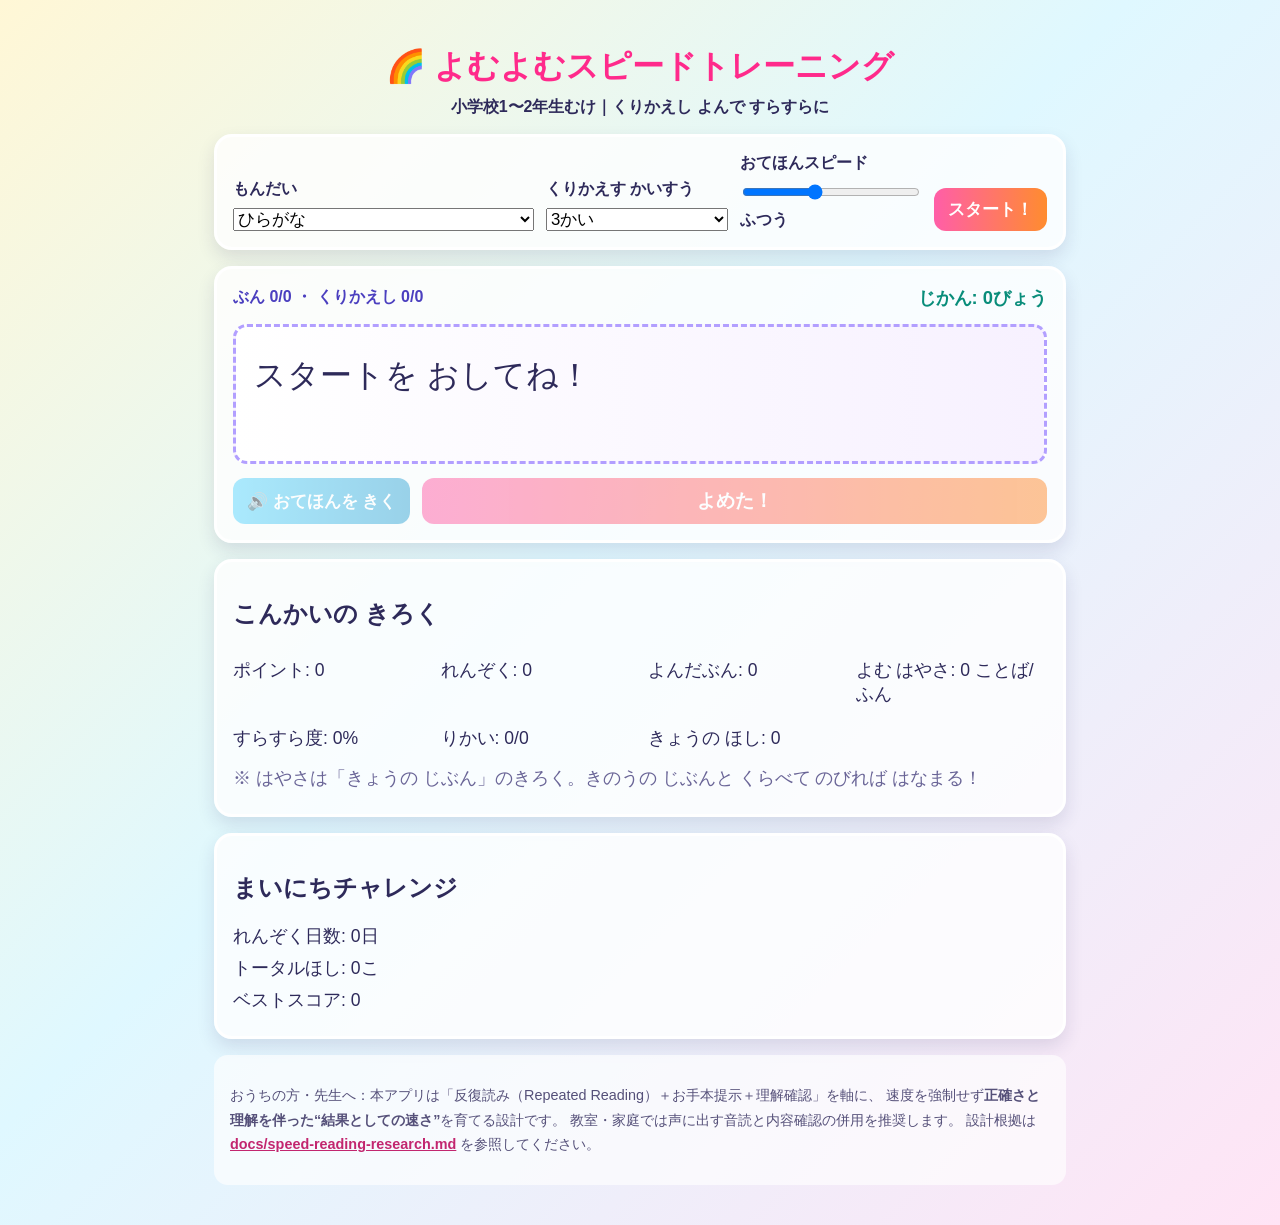
<file: index.html>
<!doctype html>
<html lang="ja">
<head>
  <meta charset="UTF-8" />
  <meta name="viewport" content="width=device-width, initial-scale=1.0" />
  <title>よむよむスピードトレーニング</title>
  <link rel="stylesheet" href="styles.css" />
</head>
<body>
  <main class="app">
    <h1>🌈 よむよむスピードトレーニング</h1>
    <p class="subtitle">小学校1〜2年生むけ｜くりかえし よんで すらすらに</p>

    <section class="panel controls">
      <label>
        もんだい
        <select id="setSelect">
          <optgroup label="1ねんせい">
            <option value="1-hiragana">ひらがな</option>
            <option value="1-katakana">カタカナ入り</option>
            <option value="1-kanji">かんじ入り</option>
          </optgroup>
          <optgroup label="2ねんせい">
            <option value="2-hiragana">ひらがな</option>
            <option value="2-kanji">かんじ入り</option>
          </optgroup>
          <optgroup label="3ねんせい">
            <option value="3-kanji">かんじ入り</option>
          </optgroup>
          <optgroup label="4ねんせい">
            <option value="4-kanji">かんじ入り</option>
          </optgroup>
          <optgroup label="5ねんせい">
            <option value="5-kanji">かんじ入り</option>
          </optgroup>
          <optgroup label="6ねんせい">
            <option value="6-kanji">かんじ入り</option>
          </optgroup>
          <optgroup label="おとな（こどもと いっしょに）">
            <option value="adult">大人むけ（中学いじょうの 漢字）</option>
          </optgroup>
        </select>
      </label>
      <label>
        くりかえす かいすう
        <select id="repeatSelect">
          <option value="2">2かい</option>
          <option value="3" selected>3かい</option>
          <option value="4">4かい</option>
        </select>
      </label>
      <label>
        おてほんスピード
        <input id="modelRange" type="range" min="0.6" max="1.1" step="0.1" value="0.8" />
        <span id="modelValue">ふつう</span>
      </label>
      <button id="startBtn">スタート！</button>
    </section>

    <section class="panel training">
      <div class="train-head">
        <div class="progress-line">
          ぶん <span id="passageIndex">0</span>/<span id="passageTotal">0</span>
          ・ くりかえし <span id="repeatIndex">0</span>/<span id="repeatTotal">0</span>
          <span id="reviewTag" class="review-tag hidden">💫 ふくしゅう</span>
        </div>
        <div class="timer">じかん: <span id="elapsed">0</span>びょう</div>
      </div>

      <div id="passage" class="passage">スタートを おしてね！</div>

      <div class="train-actions">
        <button id="modelBtn" class="model-btn" disabled>🔊 おてほんを きく</button>
        <button id="readBtn" disabled>よめた！</button>
      </div>

      <div id="feedback" class="feedback hidden">
        <span class="feedback-q">すらすら よめた？</span>
        <button id="fluentBtn" class="fluent">😄 すらすら</button>
        <button id="stumbleBtn" class="stumble">😅 つっかえた</button>
      </div>

      <p id="improveNote" class="improve-note hidden"></p>

      <div id="quiz" class="quiz hidden">
        <p class="quiz-q" id="quizQuestion"></p>
        <div class="quiz-choices" id="quizChoices"></div>
        <p id="quizResult" class="quiz-result hidden"></p>
      </div>
    </section>

    <section class="panel score">
      <h2>こんかいの きろく</h2>
      <div class="score-grid">
        <p>ポイント: <span id="score">0</span></p>
        <p>れんぞく: <span id="combo">0</span></p>
        <p>よんだぶん: <span id="count">0</span></p>
        <p>よむ はやさ: <span id="wpm">0</span> ことば/ふん</p>
        <p>すらすら度: <span id="accuracy">0</span>%</p>
        <p>りかい: <span id="comprehension">0/0</span></p>
        <p>きょうの ほし: <span id="starsToday">0</span></p>
      </div>
      <p class="hint">※ はやさは「きょうの じぶん」のきろく。きのうの じぶんと くらべて のびれば はなまる！</p>
    </section>

    <section class="panel streak">
      <h2>まいにちチャレンジ</h2>
      <p>れんぞく日数: <span id="streak">0</span>日</p>
      <p>トータルほし: <span id="totalStars">0</span>こ</p>
      <p>ベストスコア: <span id="bestScore">0</span></p>
      <div id="badges" class="badges"></div>
    </section>

    <footer class="note">
      <p>
        おうちの方・先生へ：本アプリは「反復読み（Repeated Reading）＋お手本提示＋理解確認」を軸に、
        速度を強制せず<strong>正確さと理解を伴った“結果としての速さ”</strong>を育てる設計です。
        教室・家庭では声に出す音読と内容確認の併用を推奨します。
        設計根拠は <a href="docs/speed-reading-research.md">docs/speed-reading-research.md</a> を参照してください。
      </p>
    </footer>
  </main>

  <script src="data/passages-grade1.js"></script>
  <script src="data/passages-grade2.js"></script>
  <script src="data/passages-grade3to6.js"></script>
  <script src="data/passages-adult.js"></script>
  <script src="app.js"></script>
</body>
</html>
</file>
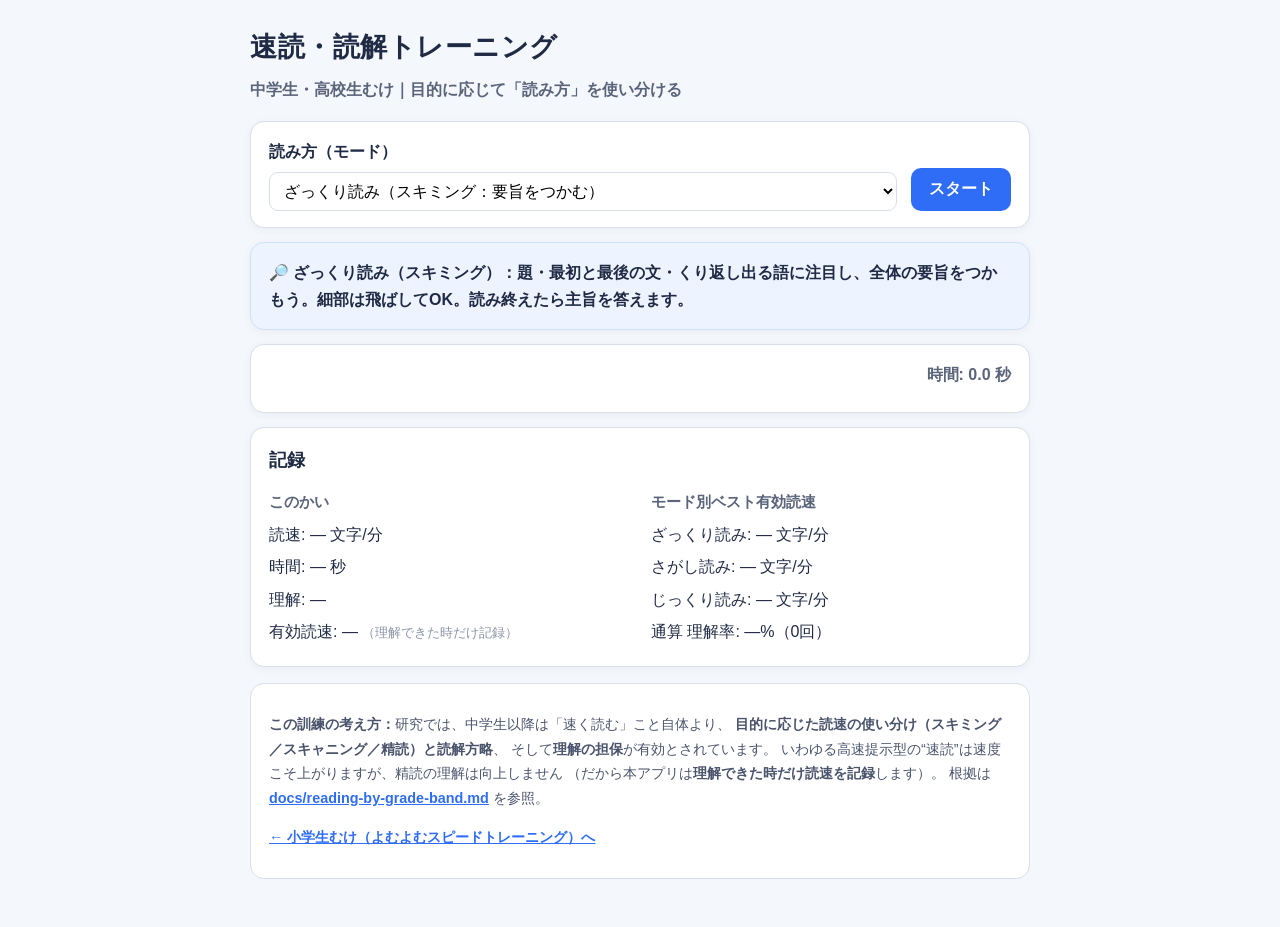
<file: secondary/index.html>
<!doctype html>
<html lang="ja">
<head>
  <meta charset="UTF-8" />
  <meta name="viewport" content="width=device-width, initial-scale=1.0" />
  <title>速読・読解トレーニング（中高生むけ）</title>
  <link rel="stylesheet" href="styles.css" />
</head>
<body>
  <main class="app">
    <h1>速読・読解トレーニング</h1>
    <p class="subtitle">中学生・高校生むけ｜目的に応じて「読み方」を使い分ける</p>

    <section class="panel controls">
      <label>
        読み方（モード）
        <select id="modeSelect">
          <option value="skim">ざっくり読み（スキミング：要旨をつかむ）</option>
          <option value="scan">さがし読み（スキャニング：情報を探す）</option>
          <option value="careful">じっくり読み（精読：正確に理解する）</option>
        </select>
      </label>
      <button id="startBtn">スタート</button>
    </section>

    <section class="panel tip-panel">
      <div id="tip" class="tip">モードを選んで「スタート」を押してください。</div>
    </section>

    <section class="panel reading">
      <div class="read-head">
        <span id="passageTitle" class="passage-title"></span>
        <span class="timer">時間: <span id="elapsed">0.0</span> 秒</span>
      </div>
      <div id="passage" class="passage hidden"></div>
      <button id="readBtn" class="hidden">読み終えた</button>

      <div id="quiz" class="quiz hidden">
        <p id="quizQuestion" class="quiz-q"></p>
        <div id="quizChoices" class="quiz-choices"></div>
        <p id="quizProgress" class="quiz-progress"></p>
      </div>

      <div id="result" class="result hidden"></div>
    </section>

    <section class="panel stats">
      <h2>記録</h2>
      <div class="stat-grid">
        <div>
          <h3>このかい</h3>
          <p>読速: <span id="cpm">—</span> 文字/分</p>
          <p>時間: <span id="roundTime">—</span> 秒</p>
          <p>理解: <span id="roundComp">—</span></p>
          <p>有効読速: <span id="effCpm">—</span> <span class="muted">（理解できた時だけ記録）</span></p>
        </div>
        <div>
          <h3>モード別ベスト有効読速</h3>
          <p>ざっくり読み: <span id="bestSkim">—</span> 文字/分</p>
          <p>さがし読み: <span id="bestScan">—</span> 文字/分</p>
          <p>じっくり読み: <span id="bestCareful">—</span> 文字/分</p>
          <p>通算 理解率: <span id="compRate">—</span>%（<span id="rounds">0</span>回）</p>
        </div>
      </div>
    </section>

    <footer class="note">
      <p>
        <strong>この訓練の考え方：</strong>研究では、中学生以降は「速く読む」こと自体より、
        <strong>目的に応じた読速の使い分け（スキミング／スキャニング／精読）と読解方略</strong>、
        そして<strong>理解の担保</strong>が有効とされています。
        いわゆる高速提示型の“速読”は速度こそ上がりますが、精読の理解は向上しません
        （だから本アプリは<strong>理解できた時だけ読速を記録</strong>します）。
        根拠は <a href="../docs/reading-by-grade-band.md">docs/reading-by-grade-band.md</a> を参照。
      </p>
      <p><a href="../index.html">← 小学生むけ（よむよむスピードトレーニング）へ</a></p>
    </footer>
  </main>

  <script src="passages.js"></script>
  <script src="app.js"></script>
</body>
</html>
</file>
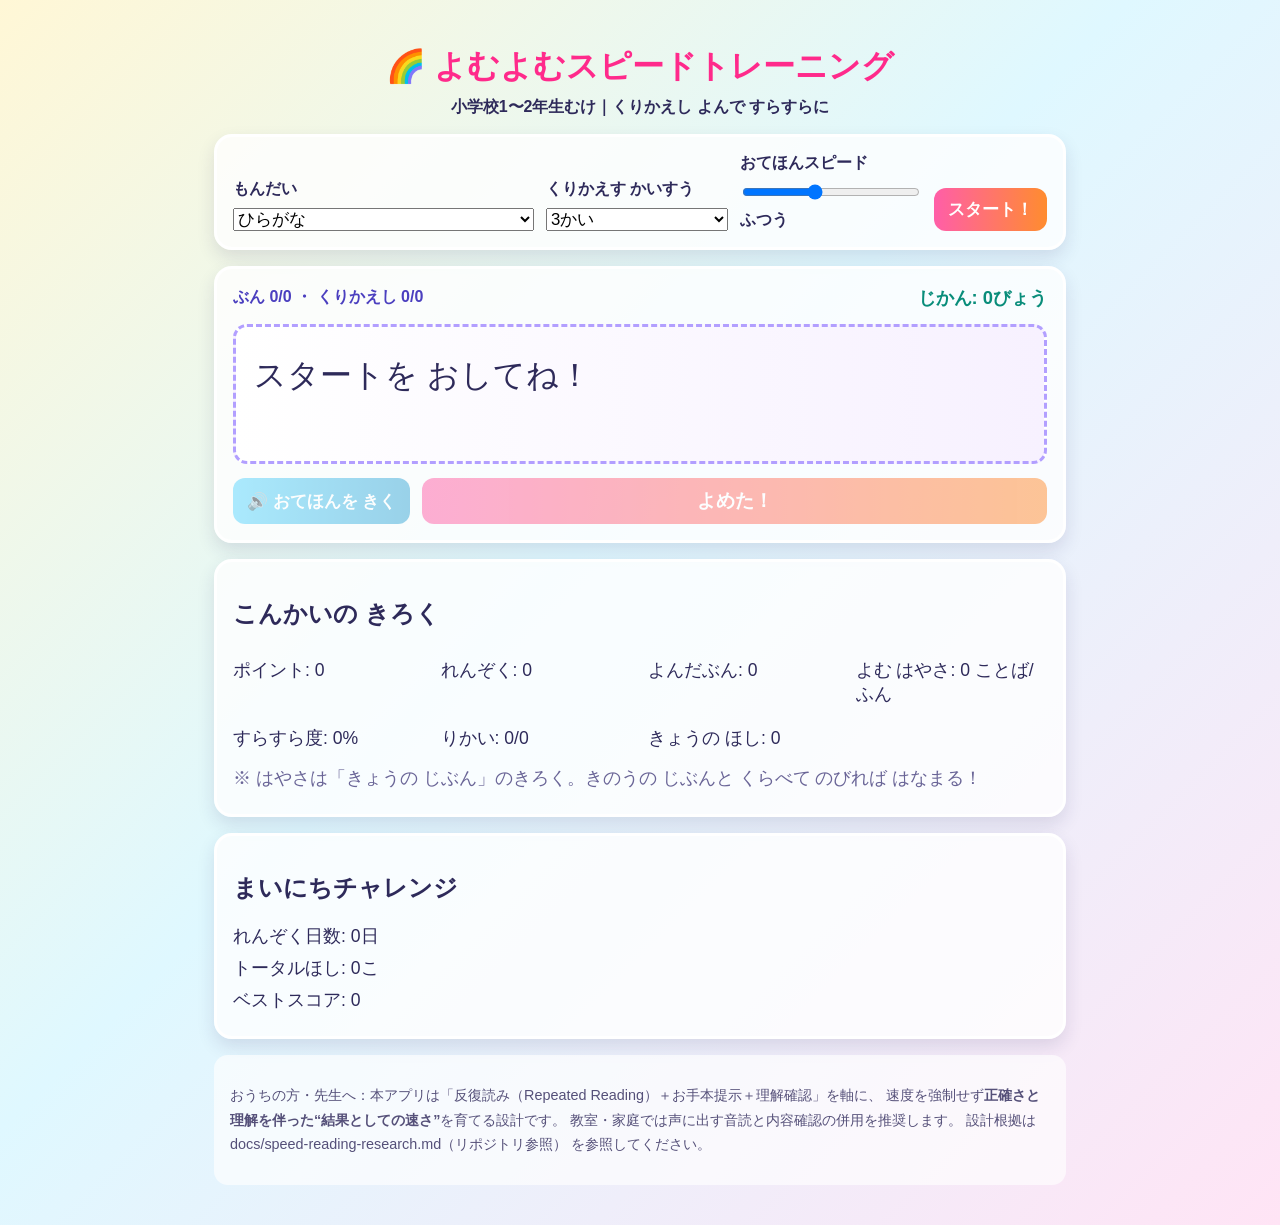
<file: app.standalone.html>
<!doctype html>
<html lang="ja">
<head>
  <meta charset="UTF-8" />
  <meta name="viewport" content="width=device-width, initial-scale=1.0" />
  <title>よむよむスピードトレーニング</title>
  <style>
:root {
  --pink: #ff5ea8;
  --yellow: #ffe55c;
  --blue: #5cd7ff;
  --green: #66e29f;
  --text: #2e2a5a;
}

* {
  box-sizing: border-box;
}

body {
  margin: 0;
  font-family: "Hiragino Kaku Gothic ProN", "Yu Gothic", sans-serif;
  color: var(--text);
  background: linear-gradient(135deg, #fff7d6, #dff8ff 45%, #ffe4f5);
  min-height: 100vh;
}

.app {
  max-width: 900px;
  margin: 0 auto;
  padding: 24px;
}

h1 {
  text-align: center;
  color: #ff2a8b;
  margin-bottom: 0;
}

.subtitle {
  text-align: center;
  margin-top: 8px;
  font-weight: 700;
}

.panel {
  background: #ffffffcc;
  border-radius: 18px;
  padding: 16px;
  margin: 16px 0;
  border: 3px solid #ffffff;
  box-shadow: 0 8px 18px rgba(41, 35, 92, 0.12);
}

.controls {
  display: grid;
  grid-template-columns: 1fr 1fr 1fr auto;
  gap: 12px;
  align-items: end;
}

label {
  font-weight: 700;
  display: grid;
  gap: 8px;
}

select,
input[type="range"],
button {
  font-size: 1.05rem;
}

button {
  border: 0;
  border-radius: 12px;
  background: linear-gradient(90deg, var(--pink), #ff8c2f);
  color: white;
  font-weight: 700;
  padding: 10px 14px;
  cursor: pointer;
}

button:disabled {
  opacity: 0.5;
  cursor: not-allowed;
}

.train-head {
  display: flex;
  justify-content: space-between;
  align-items: center;
  flex-wrap: wrap;
  gap: 8px;
}

.progress-line {
  font-weight: 700;
  color: #4b3fbf;
}

.review-tag {
  margin-left: 8px;
  padding: 2px 10px;
  border-radius: 999px;
  background: linear-gradient(90deg, var(--blue), #8be0ff);
  color: #0a4a66;
  font-size: 0.9rem;
}

.timer {
  font-size: 1.15rem;
  font-weight: 700;
  color: #098d7a;
}

.passage {
  margin: 14px 0;
  padding: 18px;
  border-radius: 14px;
  background: linear-gradient(90deg, #fff, #f7f1ff);
  border: 3px dashed #b29fff;
  font-size: clamp(1.4rem, 3.2vw, 2rem);
  line-height: 1.9;
  min-height: 140px;
}

.train-actions {
  display: flex;
  gap: 12px;
  flex-wrap: wrap;
}

.model-btn {
  background: linear-gradient(90deg, var(--blue), #3aa7d6);
}

#readBtn {
  flex: 1;
  min-width: 160px;
  font-size: 1.2rem;
}

.feedback {
  margin-top: 14px;
  display: flex;
  align-items: center;
  gap: 12px;
  flex-wrap: wrap;
}

.feedback-q {
  font-weight: 700;
}

.feedback .fluent {
  background: linear-gradient(90deg, var(--green), #2fc77f);
}

.feedback .stumble {
  background: linear-gradient(90deg, #ffb35c, #ff8c2f);
}

.improve-note {
  margin-top: 12px;
  font-weight: 700;
  color: #c2266f;
  font-size: 1.1rem;
  min-height: 1.4em;
}

.quiz {
  margin-top: 14px;
  padding: 14px;
  border-radius: 14px;
  background: #f3fbff;
  border: 2px solid var(--blue);
}

.quiz-q {
  font-weight: 700;
  font-size: 1.15rem;
  margin: 0 0 10px;
}

.quiz-choices {
  display: flex;
  gap: 12px;
  flex-wrap: wrap;
}

.quiz-choice {
  background: linear-gradient(90deg, #8a7bff, #6a5cff);
  min-width: 120px;
}

.quiz-choice.correct {
  background: linear-gradient(90deg, var(--green), #2fc77f);
}

.quiz-choice.wrong {
  background: linear-gradient(90deg, #ff8a8a, #ff5c5c);
}

.quiz-result {
  margin: 10px 0 0;
  font-weight: 700;
}

.score-grid {
  display: grid;
  grid-template-columns: repeat(auto-fit, minmax(180px, 1fr));
  gap: 4px 16px;
}

.score p,
.streak p {
  font-size: 1.1rem;
  margin: 8px 0;
}

.hint {
  font-size: 0.95rem;
  color: #6a6597;
  margin-top: 6px;
}

.badges {
  display: flex;
  flex-wrap: wrap;
  gap: 8px;
  margin-top: 8px;
}

.badge {
  padding: 6px 12px;
  border-radius: 999px;
  background: linear-gradient(90deg, var(--yellow), #ffc768);
  font-size: 0.95rem;
  font-weight: 700;
}

.note {
  margin: 16px 0;
  padding: 14px 16px;
  border-radius: 14px;
  background: #ffffffaa;
  font-size: 0.9rem;
  color: #555079;
  line-height: 1.7;
}

.note a {
  color: #c2266f;
  font-weight: 700;
}

.hidden {
  display: none !important;
}

@media (max-width: 760px) {
  .controls {
    grid-template-columns: 1fr;
  }
}

  </style>
</head>
<body>
  <main class="app">
    <h1>🌈 よむよむスピードトレーニング</h1>
    <p class="subtitle">小学校1〜2年生むけ｜くりかえし よんで すらすらに</p>

    <section class="panel controls">
      <label>
        もんだい
        <select id="setSelect">
          <optgroup label="1ねんせい">
            <option value="1-hiragana">ひらがな</option>
            <option value="1-katakana">カタカナ入り</option>
            <option value="1-kanji">かんじ入り</option>
          </optgroup>
          <optgroup label="2ねんせい">
            <option value="2-hiragana">ひらがな</option>
            <option value="2-kanji">かんじ入り</option>
          </optgroup>
          <optgroup label="3ねんせい">
            <option value="3-kanji">かんじ入り</option>
          </optgroup>
          <optgroup label="4ねんせい">
            <option value="4-kanji">かんじ入り</option>
          </optgroup>
          <optgroup label="5ねんせい">
            <option value="5-kanji">かんじ入り</option>
          </optgroup>
          <optgroup label="6ねんせい">
            <option value="6-kanji">かんじ入り</option>
          </optgroup>
          <optgroup label="おとな（こどもと いっしょに）">
            <option value="adult">大人むけ（中学いじょうの 漢字）</option>
          </optgroup>
        </select>
      </label>
      <label>
        くりかえす かいすう
        <select id="repeatSelect">
          <option value="2">2かい</option>
          <option value="3" selected>3かい</option>
          <option value="4">4かい</option>
        </select>
      </label>
      <label>
        おてほんスピード
        <input id="modelRange" type="range" min="0.6" max="1.1" step="0.1" value="0.8" />
        <span id="modelValue">ふつう</span>
      </label>
      <button id="startBtn">スタート！</button>
    </section>

    <section class="panel training">
      <div class="train-head">
        <div class="progress-line">
          ぶん <span id="passageIndex">0</span>/<span id="passageTotal">0</span>
          ・ くりかえし <span id="repeatIndex">0</span>/<span id="repeatTotal">0</span>
          <span id="reviewTag" class="review-tag hidden">💫 ふくしゅう</span>
        </div>
        <div class="timer">じかん: <span id="elapsed">0</span>びょう</div>
      </div>

      <div id="passage" class="passage">スタートを おしてね！</div>

      <div class="train-actions">
        <button id="modelBtn" class="model-btn" disabled>🔊 おてほんを きく</button>
        <button id="readBtn" disabled>よめた！</button>
      </div>

      <div id="feedback" class="feedback hidden">
        <span class="feedback-q">すらすら よめた？</span>
        <button id="fluentBtn" class="fluent">😄 すらすら</button>
        <button id="stumbleBtn" class="stumble">😅 つっかえた</button>
      </div>

      <p id="improveNote" class="improve-note hidden"></p>

      <div id="quiz" class="quiz hidden">
        <p class="quiz-q" id="quizQuestion"></p>
        <div class="quiz-choices" id="quizChoices"></div>
        <p id="quizResult" class="quiz-result hidden"></p>
      </div>
    </section>

    <section class="panel score">
      <h2>こんかいの きろく</h2>
      <div class="score-grid">
        <p>ポイント: <span id="score">0</span></p>
        <p>れんぞく: <span id="combo">0</span></p>
        <p>よんだぶん: <span id="count">0</span></p>
        <p>よむ はやさ: <span id="wpm">0</span> ことば/ふん</p>
        <p>すらすら度: <span id="accuracy">0</span>%</p>
        <p>りかい: <span id="comprehension">0/0</span></p>
        <p>きょうの ほし: <span id="starsToday">0</span></p>
      </div>
      <p class="hint">※ はやさは「きょうの じぶん」のきろく。きのうの じぶんと くらべて のびれば はなまる！</p>
    </section>

    <section class="panel streak">
      <h2>まいにちチャレンジ</h2>
      <p>れんぞく日数: <span id="streak">0</span>日</p>
      <p>トータルほし: <span id="totalStars">0</span>こ</p>
      <p>ベストスコア: <span id="bestScore">0</span></p>
      <div id="badges" class="badges"></div>
    </section>

    <footer class="note">
      <p>
        おうちの方・先生へ：本アプリは「反復読み（Repeated Reading）＋お手本提示＋理解確認」を軸に、
        速度を強制せず<strong>正確さと理解を伴った“結果としての速さ”</strong>を育てる設計です。
        教室・家庭では声に出す音読と内容確認の併用を推奨します。
        設計根拠は docs/speed-reading-research.md（リポジトリ参照） を参照してください。
      </p>
    </footer>
  </main>

  <script>
// 1年生の問題（ひらがな / カタカナ入り / かんじ入り）
// app.js より先に読み込むこと。window.PASSAGE_SETS に登録する。
// かんじ入りは第1学年の80字のみを使用（docs/kanji-by-grade.md）。
window.PASSAGE_SETS = Object.assign(window.PASSAGE_SETS || {}, {
  "1-hiragana": {
    label: "1年 ひらがな",
    items: [
      {
        id: "1h-1",
        text: "きょうは あさから そらが ぴかぴか はれです。",
        q: { ask: "そらは どうだった？", choices: ["はれ", "あめ"], answer: 0 }
      },
      {
        id: "1h-2",
        text: "あかい くるまが みちを すいすい はしります。",
        q: { ask: "くるまは なにいろ？", choices: ["あお", "あか"], answer: 1 }
      },
      {
        id: "1h-3",
        text: "ねこが まどべで ひなたぼっこを しています。",
        q: { ask: "なにが ひなたぼっこ してる？", choices: ["ねこ", "いぬ"], answer: 0 }
      },
      {
        id: "1h-4",
        text: "こうえんで ともだちと おにごっこを しました。",
        q: { ask: "どこで あそんだ？", choices: ["こうえん", "がっこう"], answer: 0 }
      },
      {
        id: "1h-5",
        text: "おみせで あまい いちごを かいました。",
        q: { ask: "なにを かった？", choices: ["みかん", "いちご"], answer: 1 }
      }
    ]
  },
  "1-katakana": {
    label: "1年 カタカナ入り",
    items: [
      {
        id: "1k-1",
        text: "ライオンが おおきな こえで ほえました。",
        q: { ask: "なにが ほえた？", choices: ["ライオン", "ねこ"], answer: 0 }
      },
      {
        id: "1k-2",
        text: "おやつに バナナと トマトを たべました。",
        q: { ask: "おやつは なに？", choices: ["バナナと トマト", "パンと たまご"], answer: 0 }
      },
      {
        id: "1k-3",
        text: "テレビで サッカーの しあいを みました。",
        q: { ask: "テレビで なにを みた？", choices: ["サッカー", "アニメ"], answer: 0 }
      },
      {
        id: "1k-4",
        text: "あかい ボールを ともだちに パスしました。",
        q: { ask: "ボールは なにいろ？", choices: ["あか", "あお"], answer: 0 }
      },
      {
        id: "1k-5",
        text: "コップに つめたい ジュースを いれました。",
        q: { ask: "コップに なにを いれた？", choices: ["ジュース", "おちゃ"], answer: 0 }
      }
    ]
  },
  "1-kanji": {
    label: "1年 かんじ入り",
    items: [
      {
        id: "1j-1",
        text: "天気が よくて 青い 空が 見える。",
        q: { ask: "そらは どんな いろ？", choices: ["青い", "赤い"], answer: 0 }
      },
      {
        id: "1j-2",
        text: "犬と 子犬が 川の 水を のむ。",
        q: { ask: "なにが 水を のむ？", choices: ["犬", "とり"], answer: 0 }
      },
      {
        id: "1j-3",
        text: "学校の 大きな 木に 花が さく。",
        q: { ask: "木に なにが さく？", choices: ["花", "み"], answer: 0 }
      },
      {
        id: "1j-4",
        text: "森の 中で 白い 花を 見つけた。",
        q: { ask: "森で なにを 見つけた？", choices: ["白い 花", "赤い み"], answer: 0 }
      },
      {
        id: "1j-5",
        text: "夕やけで 山が 赤く なる。",
        q: { ask: "山は なにいろに なった？", choices: ["赤", "青"], answer: 0 }
      },
      {
        id: "1j-6",
        text: "王さまの 右手に 金の 玉。",
        q: { ask: "金の 玉は どこ？", choices: ["右手", "左手"], answer: 0 }
      },
      {
        id: "1j-7",
        text: "村の 男の人が 田に 入る。",
        q: { ask: "だれが 田に 入る？", choices: ["男の人", "女の子"], answer: 0 }
      },
      {
        id: "1j-8",
        text: "先生が 早口で 名を よぶ。",
        q: { ask: "先生は どう よんだ？", choices: ["早口", "小ごえ"], answer: 0 }
      },
      {
        id: "1j-9",
        text: "一年生が 六人 休む。",
        q: { ask: "なん人 休んだ？", choices: ["六人", "二人"], answer: 0 }
      },
      {
        id: "1j-10",
        text: "七つの 貝と 八つの 石。",
        q: { ask: "貝は いくつ？", choices: ["七つ", "八つ"], answer: 0 }
      },
      {
        id: "1j-11",
        text: "雨の 日は 草が ぬれる。",
        q: { ask: "雨で なにが ぬれる？", choices: ["草", "火"], answer: 0 }
      },
      {
        id: "1j-12",
        text: "左の 耳に 音が きこえる。",
        q: { ask: "どこで 音を きく？", choices: ["左の 耳", "右の 手"], answer: 0 }
      },
      {
        id: "1j-13",
        text: "糸と 竹で 文字を かく。",
        q: { ask: "なにで かく？", choices: ["糸と 竹", "水と 火"], answer: 0 }
      },
      {
        id: "1j-14",
        text: "三、四、五、九、十と 大きな こえで かぞえる。",
        q: { ask: "どう かぞえた？", choices: ["大きな こえ", "小さな こえ"], answer: 0 }
      },
      {
        id: "1j-15",
        text: "百円玉と 千円さつを 出す。",
        q: { ask: "なにを 出した？", choices: ["お金", "本"], answer: 0 }
      },
      {
        id: "1j-16",
        text: "火と 水で りょうりを する。",
        q: { ask: "なにを つかう？", choices: ["火と 水", "土と 石"], answer: 0 }
      },
      {
        id: "1j-17",
        text: "二人で 上を 見て、月を 見る。",
        q: { ask: "なにを 見た？", choices: ["月", "花"], answer: 0 }
      },
      {
        id: "1j-18",
        text: "正しい 字を 目で 見て かく。",
        q: { ask: "なにで 見る？", choices: ["目", "耳"], answer: 0 }
      },
      {
        id: "1j-19",
        text: "車の 中で 本を よむ。",
        q: { ask: "どこで よむ？", choices: ["車の 中", "木の 上"], answer: 0 }
      },
      {
        id: "1j-20",
        text: "小さな 女の子が 立つ。",
        q: { ask: "だれが 立つ？", choices: ["女の子", "男の人"], answer: 0 }
      },
      {
        id: "1j-21",
        text: "力を 入れて、足で ける。",
        q: { ask: "なにで ける？", choices: ["足", "手"], answer: 0 }
      },
      {
        id: "1j-22",
        text: "林と 町の あいだに 田。",
        q: { ask: "林と 町の あいだに なに？", choices: ["田", "川"], answer: 0 }
      },
      {
        id: "1j-23",
        text: "土の 中に 虫が いる。",
        q: { ask: "土の 中に なにが いる？", choices: ["虫", "貝"], answer: 0 }
      },
      {
        id: "1j-24",
        text: "木の 下で 犬が ねる。",
        q: { ask: "どこで ねる？", choices: ["木の 下", "川の 中"], answer: 0 }
      }
    ]
  }
});

  </script>
  <script>
// 2年生の問題（ひらがな / かんじ入り）
// app.js より先に読み込むこと。window.PASSAGE_SETS に登録する。
// かんじ入りは第1〜2学年の漢字のみを使用（docs/kanji-by-grade.md）。
window.PASSAGE_SETS = Object.assign(window.PASSAGE_SETS || {}, {
  "2-hiragana": {
    label: "2年 ひらがな",
    items: [
      {
        id: "2h-1",
        text: "しゅくだいを おえたら、じぶんで つぎの もんだいに ちょうせんします。",
        q: { ask: "しゅくだいの あとは どうする？", choices: ["つぎに ちょうせん", "ねる"], answer: 0 }
      },
      {
        id: "2h-2",
        text: "はやく よむだけでなく、ないようを おもいだせるか たしかめます。",
        q: { ask: "たいせつなのは？", choices: ["はやさだけ", "ないようも"], answer: 1 }
      },
      {
        id: "2h-3",
        text: "ともだちと くらべるより きのうの じぶんより せいちょうするのが だいじです。",
        q: { ask: "だれと くらべる？", choices: ["きのうの じぶん", "ともだち"], answer: 0 }
      },
      {
        id: "2h-4",
        text: "みじかい ぶんを くりかえし よむと、しぜんに ながく よめるように なります。",
        q: { ask: "どう よむと よくなる？", choices: ["くりかえし よむ", "いちど だけ"], answer: 0 }
      },
      {
        id: "2h-5",
        text: "きょうの がんばりを ほしで ためて、れんぞく ちゃれんじを つづけましょう。",
        q: { ask: "なにを ためる？", choices: ["ほし", "おかね"], answer: 0 }
      }
    ]
  },
  "2-kanji": {
    label: "2年 かんじ入り",
    items: [
      {
        id: "2j-1",
        text: "朝、兄と 弟が 公園まで 走る。",
        q: { ask: "だれと 走った？", choices: ["兄と 弟", "母と 父"], answer: 0 }
      },
      {
        id: "2j-2",
        text: "新しい 本を 買って、毎日 読む。",
        q: { ask: "新しい 本を どうする？", choices: ["毎日 読む", "しまう"], answer: 0 }
      },
      {
        id: "2j-3",
        text: "理科の 時間に 池の 魚を 数える。",
        q: { ask: "池で なにを 数える？", choices: ["魚", "とり"], answer: 0 }
      },
      {
        id: "2j-4",
        text: "母と 市場で 野さいを 買う。",
        q: { ask: "市場で なにを 買う？", choices: ["野さい", "おかし"], answer: 0 }
      },
      {
        id: "2j-5",
        text: "音楽の 時間に みんなで 歌を 歌う。",
        q: { ask: "音楽の 時間に なにを する？", choices: ["歌を 歌う", "本を 読む"], answer: 0 }
      },
      {
        id: "2j-6",
        text: "夏の 海で 強い 風が ふく。",
        q: { ask: "海で なにが ふく？", choices: ["強い 風", "雪"], answer: 0 }
      },
      {
        id: "2j-7",
        text: "遠くの 空に 黒い 雲。",
        q: { ask: "空に なにが ある？", choices: ["黒い 雲", "星"], answer: 0 }
      },
      {
        id: "2j-8",
        text: "星と 光が きれいな 夜。",
        q: { ask: "いつ？", choices: ["夜", "昼"], answer: 0 }
      },
      {
        id: "2j-9",
        text: "晴れた 昼に 鳥が 鳴く。",
        q: { ask: "鳥は どうする？", choices: ["鳴く", "ねる"], answer: 0 }
      },
      {
        id: "2j-10",
        text: "岩の あいだから 雪どけ水が ながれる。",
        q: { ask: "岩から なにが？", choices: ["水", "火"], answer: 0 }
      },
      {
        id: "2j-11",
        text: "姉と 妹が 家で あそぶ。",
        q: { ask: "だれが あそぶ？", choices: ["姉と 妹", "父と 母"], answer: 0 }
      },
      {
        id: "2j-12",
        text: "父と 母は 親せきの 会に 行く。",
        q: { ask: "どこへ 行く？", choices: ["親せきの 会", "学校"], answer: 0 }
      },
      {
        id: "2j-13",
        text: "友だちの 顔を 見て 話す。",
        q: { ask: "なにを 見る？", choices: ["顔", "手"], answer: 0 }
      },
      {
        id: "2j-14",
        text: "弱い 牛を 強く そだてる。",
        q: { ask: "牛を どう する？", choices: ["強く そだてる", "売る"], answer: 0 }
      },
      {
        id: "2j-15",
        text: "国語と 算数を 教わる。",
        q: { ask: "なにを ならう？", choices: ["国語と 算数", "音楽"], answer: 0 }
      },
      {
        id: "2j-16",
        text: "古い 本を 読んで 記おくする。",
        q: { ask: "古い 本を どうする？", choices: ["読む", "すてる"], answer: 0 }
      },
      {
        id: "2j-17",
        text: "図を 見て 形を 考える。",
        q: { ask: "なにを 考える？", choices: ["形", "色"], answer: 0 }
      },
      {
        id: "2j-18",
        text: "半分の 米を 計りで はかる。",
        q: { ask: "なにを はかる？", choices: ["米", "水"], answer: 0 }
      },
      {
        id: "2j-19",
        text: "太い 線を 引く。",
        q: { ask: "どんな 線？", choices: ["太い", "細い"], answer: 0 }
      },
      {
        id: "2j-20",
        text: "丸い 形を 紙に 画く。",
        q: { ask: "どんな 形？", choices: ["丸い", "四角い"], answer: 0 }
      },
      {
        id: "2j-21",
        text: "汽車に のって 京へ 行く。",
        q: { ask: "なにに のる？", choices: ["汽車", "船"], answer: 0 }
      },
      {
        id: "2j-22",
        text: "船で 海を 西へ すすむ。",
        q: { ask: "どっちへ すすむ？", choices: ["西", "東"], answer: 0 }
      },
      {
        id: "2j-23",
        text: "電車で 東の 店へ 行く。",
        q: { ask: "どこへ？", choices: ["店", "家"], answer: 0 }
      },
      {
        id: "2j-24",
        text: "南北に のびる 道を 歩く。",
        q: { ask: "どの 道？", choices: ["南北の 道", "川"], answer: 0 }
      },
      {
        id: "2j-25",
        text: "交ばんの 前で 止まる。",
        q: { ask: "どこで 止まる？", choices: ["交ばんの 前", "こうえん"], answer: 0 }
      },
      {
        id: "2j-26",
        text: "広い 道に 来る 牛。",
        q: { ask: "どんな 道？", choices: ["広い", "せまい"], answer: 0 }
      },
      {
        id: "2j-27",
        text: "頭と 首を 体そうで うごかす。",
        q: { ask: "なにを うごかす？", choices: ["頭と 首", "手だけ"], answer: 0 }
      },
      {
        id: "2j-28",
        text: "肉と 麦を 食べて 元気に なる。",
        q: { ask: "なにを 食べる？", choices: ["肉と 麦", "くだもの"], answer: 0 }
      },
      {
        id: "2j-29",
        text: "心ぞうの 音を 聞く。",
        q: { ask: "なんの 音？", choices: ["心ぞう", "電車"], answer: 0 }
      },
      {
        id: "2j-30",
        text: "こわれた 戸を 直す。",
        q: { ask: "なにを 直す？", choices: ["戸", "本"], answer: 0 }
      },
      {
        id: "2j-31",
        text: "同じ 答えを 言う。",
        q: { ask: "どんな 答え？", choices: ["同じ", "ちがう"], answer: 0 }
      },
      {
        id: "2j-32",
        text: "刀で 竹を 切る。",
        q: { ask: "なにで 切る？", choices: ["刀", "はさみ"], answer: 0 }
      },
      {
        id: "2j-33",
        text: "色えんぴつで 絵を かく。",
        q: { ask: "なにで かく？", choices: ["色えんぴつ", "ふで"], answer: 0 }
      },
      {
        id: "2j-34",
        text: "毎日 弓と 矢を 用いる。",
        q: { ask: "なにを つかう？", choices: ["弓と 矢", "ぼうし"], answer: 0 }
      },
      {
        id: "2j-35",
        text: "今日は 曜日を 知る。",
        q: { ask: "なにを 知る？", choices: ["曜日", "名前"], answer: 0 }
      },
      {
        id: "2j-36",
        text: "秋と 冬は 夜が 長い。",
        q: { ask: "夜は どう？", choices: ["長い", "みじかい"], answer: 0 }
      },
      {
        id: "2j-37",
        text: "週に 一回 海へ 行く。",
        q: { ask: "どのくらい 行く？", choices: ["週に 一回", "毎日"], answer: 0 }
      },
      {
        id: "2j-38",
        text: "工作で 角を つくる。",
        q: { ask: "なにを つくる？", choices: ["角", "円"], answer: 0 }
      },
      {
        id: "2j-39",
        text: "大きな 声で 歌う。",
        q: { ask: "どんな 声？", choices: ["大きな", "小さな"], answer: 0 }
      },
      {
        id: "2j-40",
        text: "少しの 麦を 分ける。",
        q: { ask: "どれだけ 分ける？", choices: ["少し", "ぜんぶ"], answer: 0 }
      },
      {
        id: "2j-41",
        text: "番ごうを 黒ばんに 書く。",
        q: { ask: "なにを 書く？", choices: ["番ごう", "絵"], answer: 0 }
      },
      {
        id: "2j-42",
        text: "原っぱで 馬が 草を 食べる。",
        q: { ask: "なにが 草を 食べる？", choices: ["馬", "牛"], answer: 0 }
      },
      {
        id: "2j-43",
        text: "午後に 売り場へ 行く。",
        q: { ask: "いつ 行く？", choices: ["午後", "朝"], answer: 0 }
      },
      {
        id: "2j-44",
        text: "室内で 図かんを 外より 見る。",
        q: { ask: "どこで 見る？", choices: ["室内", "外"], answer: 0 }
      },
      {
        id: "2j-45",
        text: "地めんに 矢を さす。",
        q: { ask: "どこに さす？", choices: ["地めん", "空"], answer: 0 }
      },
      {
        id: "2j-46",
        text: "台の 上で 茶を いれる。",
        q: { ask: "なにを いれる？", choices: ["茶", "水"], answer: 0 }
      },
      {
        id: "2j-47",
        text: "むかしを 思い出す。",
        q: { ask: "なにを する？", choices: ["思い出す", "わすれる"], answer: 0 }
      },
      {
        id: "2j-48",
        text: "寺の 門を くぐり、谷を こえる。",
        q: { ask: "なにを くぐる？", choices: ["門", "戸"], answer: 0 }
      },
      {
        id: "2j-49",
        text: "会社の 工場で はたらく。",
        q: { ask: "どこで はたらく？", choices: ["工場", "家"], answer: 0 }
      },
      {
        id: "2j-50",
        text: "明るい 声で わらう。",
        q: { ask: "どんな 声？", choices: ["明るい", "くらい"], answer: 0 }
      },
      {
        id: "2j-51",
        text: "黄色の 花が さく 夏。",
        q: { ask: "なにいろの 花？", choices: ["黄色", "青"], answer: 0 }
      },
      {
        id: "2j-52",
        text: "何回も 同じ 道を 行く。",
        q: { ask: "どんな 道？", choices: ["同じ 道", "ちがう 道"], answer: 0 }
      },
      {
        id: "2j-53",
        text: "細い 糸で 羽を つくる。",
        q: { ask: "なにで つくる？", choices: ["細い 糸", "太い ぼう"], answer: 0 }
      },
      {
        id: "2j-54",
        text: "自分の 名前を 大きく 書く。",
        q: { ask: "なにを 書く？", choices: ["名前", "数字"], answer: 0 }
      },
      {
        id: "2j-55",
        text: "多くの 人が 谷を わたる。",
        q: { ask: "どこを わたる？", choices: ["谷", "海"], answer: 0 }
      },
      {
        id: "2j-56",
        text: "元気な 馬が 野原を 走る。",
        q: { ask: "どこを 走る？", choices: ["野原", "町"], answer: 0 }
      },
      {
        id: "2j-57",
        text: "元気に 活やくする 兄。",
        q: { ask: "兄は どう？", choices: ["活やく", "休む"], answer: 0 }
      },
      {
        id: "2j-58",
        text: "近くの 高い 山に のぼる。",
        q: { ask: "どんな 山？", choices: ["高い", "ひくい"], answer: 0 }
      },
      {
        id: "2j-59",
        text: "二人の 力を 合わせる。",
        q: { ask: "力を どう する？", choices: ["合わせる", "ぬく"], answer: 0 }
      },
      {
        id: "2j-60",
        text: "九才の 妹が わらう。",
        q: { ask: "妹は なん才？", choices: ["九才", "十才"], answer: 0 }
      },
      {
        id: "2j-61",
        text: "春に なって 花が さく。",
        q: { ask: "いつ 花が さく？", choices: ["春", "冬"], answer: 0 }
      },
      {
        id: "2j-62",
        text: "赤組と 白組に 分かれる。",
        q: { ask: "なん組に 分かれる？", choices: ["赤組と 白組", "一組だけ"], answer: 0 }
      },
      {
        id: "2j-63",
        text: "学校へ 通う 道。",
        q: { ask: "どこへ 通う？", choices: ["学校", "店"], answer: 0 }
      },
      {
        id: "2j-64",
        text: "点と 線を つなぐ。",
        q: { ask: "なにを つなぐ？", choices: ["点と 線", "丸"], answer: 0 }
      },
      {
        id: "2j-65",
        text: "光を 顔に 当てる。",
        q: { ask: "なにを 当てる？", choices: ["光", "水"], answer: 0 }
      },
      {
        id: "2j-66",
        text: "北の 方角を しらべる。",
        q: { ask: "どっちの 方角？", choices: ["北", "南"], answer: 0 }
      },
      {
        id: "2j-67",
        text: "一万円の 本を 見る。",
        q: { ask: "いくらの 本？", choices: ["一万円", "百円"], answer: 0 }
      },
      {
        id: "2j-68",
        text: "毛糸で あんで つくる。",
        q: { ask: "なにで つくる？", choices: ["毛糸", "紙"], answer: 0 }
      },
      {
        id: "2j-69",
        text: "山里に すむ。",
        q: { ask: "どこに すむ？", choices: ["山里", "海べ"], answer: 0 }
      },
      {
        id: "2j-70",
        text: "学校から 家に 帰る。",
        q: { ask: "どこに 帰る？", choices: ["家", "店"], answer: 0 }
      }
    ]
  }
});

  </script>
  <script>
// 中学年・高学年（小3〜6）の問題（かんじ入り）
// 文献調査により、反復読み型の本アプリの手法は高学年(小6)まで有効とされる（docs/reading-by-grade-band.md）。
// 各学年は累積（1〜その学年）の配当漢字のみ使用（docs/kanji-by-grade.md）。
// app.js より先に読み込むこと。window.PASSAGE_SETS に登録する。
window.PASSAGE_SETS = Object.assign(window.PASSAGE_SETS || {}, {
  "3-kanji": {
    label: "3年 かんじ入り",
    items: [
      {
        id: "3j-1",
        text: "毎朝 公園で 軽く 運動して、息を ととのえる。",
        q: { ask: "いつ 運動する？", choices: ["毎朝", "夜"], answer: 0 }
      },
      {
        id: "3j-2",
        text: "図書館で 美しい 詩を 読んで、感想を 書く。",
        q: { ask: "どこで 読んだ？", choices: ["図書館", "公園"], answer: 0 }
      },
      {
        id: "3j-3",
        text: "医者が 病院で 病気を 調べて、薬を 出す。",
        q: { ask: "だれが 調べる？", choices: ["医者", "先生"], answer: 0 }
      },
      {
        id: "3j-4",
        text: "鉄橋を 列車が 速く 通り、駅に 着く。",
        q: { ask: "なにが 通る？", choices: ["列車", "船"], answer: 0 }
      },
      {
        id: "3j-5",
        text: "農家の 畑で 豆と 緑の 葉が 育つ。",
        q: { ask: "どこで 育つ？", choices: ["畑", "海"], answer: 0 }
      },
      {
        id: "3j-6",
        text: "勝負に 負けても、次の 練習で 全力を 出す。",
        q: { ask: "負けたら どうする？", choices: ["練習する", "あきらめる"], answer: 0 }
      },
      {
        id: "3j-7",
        text: "湖の 岸で 氷を 見つけ、寒さに おどろく。",
        q: { ask: "どこで 見つけた？", choices: ["湖の 岸", "山の 上"], answer: 0 }
      },
      {
        id: "3j-8",
        text: "係の 仕事として、教室の 整とんを 受け持つ。",
        q: { ask: "なにを 受け持つ？", choices: ["整とん", "そうじ"], answer: 0 }
      },
      {
        id: "3j-9",
        text: "幸せな 気持ちで、世界の 国々を 旅する。",
        q: { ask: "なにを する？", choices: ["旅", "勉強"], answer: 0 }
      },
      {
        id: "3j-10",
        text: "商店の 主人が よい 品物を 安く 売る。",
        q: { ask: "だれが 売る？", choices: ["主人", "客"], answer: 0 }
      },
      {
        id: "3j-11",
        text: "委員会で 来週の 行事を 相談して 決める。",
        q: { ask: "なにを 決める？", choices: ["行事", "ねだん"], answer: 0 }
      },
      {
        id: "3j-12",
        text: "太陽の 光を 受けて、暗い 部屋が 明るく なる。",
        q: { ask: "部屋は どう なった？", choices: ["明るく", "暗く"], answer: 0 }
      }
    ]
  },
  "4-kanji": {
    label: "4年 かんじ入り",
    items: [
      {
        id: "4j-1",
        text: "委員会で 出た 課題を、各自が 協力して 改ぜんする。",
        q: { ask: "だれが 改ぜんする？", choices: ["各自", "先生"], answer: 0 }
      },
      {
        id: "4j-2",
        text: "選手が 競争で 全力を つくし、最後まで 努力した。",
        q: { ask: "選手は どうした？", choices: ["努力した", "あきらめた"], answer: 0 }
      },
      {
        id: "4j-3",
        text: "博物館で 産業の 様子を 観察し、結果を 記録する。",
        q: { ask: "どこで 観察した？", choices: ["博物館", "公園"], answer: 0 }
      },
      {
        id: "4j-4",
        text: "健康の ために、毎朝 冷たい 水を 飲んで 体を 清める。",
        q: { ask: "いつ 飲む？", choices: ["毎朝", "真夜中"], answer: 0 }
      },
      {
        id: "4j-5",
        text: "仲間を 信じ、約束を 必ず 守る。",
        q: { ask: "約束を どうする？", choices: ["必ず 守る", "わすれる"], answer: 0 }
      },
      {
        id: "4j-6",
        text: "国旗を かかげ、軍隊が 静かに 行進する。",
        q: { ask: "なにを かかげた？", choices: ["国旗", "花"], answer: 0 }
      },
      {
        id: "4j-7",
        text: "梅雨の 季節は、低い 雲で 天候が 変わりやすい。",
        q: { ask: "いつの 話？", choices: ["梅雨", "真冬"], answer: 0 }
      },
      {
        id: "4j-8",
        text: "英語の 単語を 覚え、試験に そなえる。",
        q: { ask: "なにに そなえる？", choices: ["試験", "旅行"], answer: 0 }
      },
      {
        id: "4j-9",
        text: "牧場で 牛の 群れを 観て、自然の めぐみを 学ぶ。",
        q: { ask: "どこの 話？", choices: ["牧場", "学校"], answer: 0 }
      },
      {
        id: "4j-10",
        text: "塩を 加えて 菜を 焼き、満足の いく 味に する。",
        q: { ask: "なにを 加えた？", choices: ["塩", "さとう"], answer: 0 }
      },
      {
        id: "4j-11",
        text: "卒業を 祝い、孫が 老人に 花束を おくる。",
        q: { ask: "だれに おくる？", choices: ["老人", "友だち"], answer: 0 }
      },
      {
        id: "4j-12",
        text: "成功を 願い、初めての 大会で 選手が 競う。",
        q: { ask: "なにを 願う？", choices: ["成功", "失敗"], answer: 0 }
      }
    ]
  },
  "5-kanji": {
    label: "5年 かんじ入り",
    items: [
      {
        id: "5j-1",
        text: "歴史の 授業で、政治の 制度が 移り変わる 様子を 学ぶ。",
        q: { ask: "なにを 学ぶ？", choices: ["歴史", "算数"], answer: 0 }
      },
      {
        id: "5j-2",
        text: "貿易が さかんに なり、人々の 生活が 向上する。",
        q: { ask: "なにが さかんに なった？", choices: ["貿易", "気温"], answer: 0 }
      },
      {
        id: "5j-3",
        text: "科学の 実験で、液体の 性質を 確かめて 報告する。",
        q: { ask: "なにを 確かめる？", choices: ["液体の 性質", "ねだん"], answer: 0 }
      },
      {
        id: "5j-4",
        text: "選手は きびしい 練習で 技術を 高め、賞を 得た。",
        q: { ask: "なにを 得た？", choices: ["賞", "お金"], answer: 0 }
      },
      {
        id: "5j-5",
        text: "国際 会議で、平和を 守る 条件を 提案する。",
        q: { ask: "なにを 提案する？", choices: ["平和の 条件", "旅行"], answer: 0 }
      },
      {
        id: "5j-6",
        text: "祖父は 質素な 生活を 好み、豊かな 心を 大切に した。",
        q: { ask: "祖父は どんな 生活？", choices: ["質素", "ぜいたく"], answer: 0 }
      },
      {
        id: "5j-7",
        text: "予測した 結果と 比べ、原因を 調べて 解決する。",
        q: { ask: "なにを 調べる？", choices: ["原因", "ねだん"], answer: 0 }
      },
      {
        id: "5j-8",
        text: "規則を 守り、責任を もって 任務を 果たす。",
        q: { ask: "なにを 果たす？", choices: ["任務", "やくそく"], answer: 0 }
      },
      {
        id: "5j-9",
        text: "綿の 布を 編んで、独自の 製品を 作る。",
        q: { ask: "なにで つくる？", choices: ["綿の 布", "鉄"], answer: 0 }
      },
      {
        id: "5j-10",
        text: "銅と 鉱物を 採って、工場で 銅像を 造る。",
        q: { ask: "なにを 造る？", choices: ["銅像", "紙"], answer: 0 }
      },
      {
        id: "5j-11",
        text: "災害に そなえ、消防士が 救助の 訓練を 行う。",
        q: { ask: "だれが 訓練する？", choices: ["消防士", "先生"], answer: 0 }
      },
      {
        id: "5j-12",
        text: "夢を かなえる ため、毎日 復習を 続け、技を みがく。",
        q: { ask: "なにを 続ける？", choices: ["復習", "昼ね"], answer: 0 }
      }
    ]
  },
  "6-kanji": {
    label: "6年 かんじ入り",
    items: [
      {
        id: "6j-1",
        text: "憲法は 国民の 権利を 守る、大切な きまり だ。",
        q: { ask: "憲法は なにを 守る？", choices: ["国民の 権利", "お金"], answer: 0 }
      },
      {
        id: "6j-2",
        text: "専門家が 異なる 視点から、難しい 問題を 討論する。",
        q: { ask: "なにを する？", choices: ["討論", "昼ね"], answer: 0 }
      },
      {
        id: "6j-3",
        text: "我々は 自然の 恩を 忘れず、地域を 守る。",
        q: { ask: "なにを 守る？", choices: ["地域", "お金"], answer: 0 }
      },
      {
        id: "6j-4",
        text: "心臓と 肺と 胃は、人の 体の 大切な 臓器 だ。",
        q: { ask: "どれが 臓器？", choices: ["心臓", "つくえ"], answer: 0 }
      },
      {
        id: "6j-5",
        text: "警官が 危険を 警かいし、人々の 安全を 守る。",
        q: { ask: "だれが 警かいする？", choices: ["警官", "商人"], answer: 0 }
      },
      {
        id: "6j-6",
        text: "宗教の 聖地を 訪れ、純すいな いのりを ささげる。",
        q: { ask: "どこを 訪れた？", choices: ["聖地", "お店"], answer: 0 }
      },
      {
        id: "6j-7",
        text: "卵から かえった 蚕が、絹糸を つくる 様子を 視察する。",
        q: { ask: "なにが 絹糸を つくる？", choices: ["蚕", "鳥"], answer: 0 }
      },
      {
        id: "6j-8",
        text: "首脳が 会談し、両国の 困難な 課題を 処理する。",
        q: { ask: "だれが 会談する？", choices: ["首脳", "子ども"], answer: 0 }
      },
      {
        id: "6j-9",
        text: "厳しい 寒さに たえ、忠実な 兵が 城を 守った。",
        q: { ask: "だれが 守った？", choices: ["忠実な 兵", "商人"], answer: 0 }
      },
      {
        id: "6j-10",
        text: "私は 毎朝 背すじを のばし、姿勢を 正す。",
        q: { ask: "なにを 正す？", choices: ["姿勢", "時計"], answer: 0 }
      },
      {
        id: "6j-11",
        text: "郵便局で、貴重な 書類を 届ける。",
        q: { ask: "どこへ 行った？", choices: ["郵便局", "公園"], answer: 0 }
      },
      {
        id: "6j-12",
        text: "著名な 作家が、独創的な 物語を 創作する。",
        q: { ask: "だれが 創作する？", choices: ["著名な 作家", "学生"], answer: 0 }
      }
    ]
  }
});

  </script>
  <script>
// 大人むけの問題（こどもと いっしょに）
// app.js より先に読み込むこと。window.PASSAGE_SETS に登録する。
// 小学校で習わない常用漢字を多く含む（表外字は不使用）。
window.PASSAGE_SETS = Object.assign(window.PASSAGE_SETS || {}, {
  "adult": {
    label: "大人むけ（中学いじょうの 漢字）",
    items: [
      {
        id: "ad-1",
        text: "曖昧な 記憶を たどりながら、彼は 慎重に 言葉を 紡いだ。",
        q: { ask: "「曖昧」の いみは？", choices: ["はっきりしない", "はっきりした"], answer: 0 }
      },
      {
        id: "ad-2",
        text: "完璧を 求める あまり、彼女は ささいな 綻びにも 苛立った。",
        q: { ask: "「完璧」とは？", choices: ["かんぜん", "ふかんぜん"], answer: 0 }
      },
      {
        id: "ad-3",
        text: "雄大な 渓谷に 響く 滝の 音に、思わず 息を のんだ。",
        q: { ask: "どこの ようす？", choices: ["渓谷", "砂漠"], answer: 0 }
      },
      {
        id: "ad-4",
        text: "曽祖父は 囲炉裏の 傍らで 煙草を くゆらせ、昔話を 語った。",
        q: { ask: "だれが 語った？", choices: ["曽祖父", "孫"], answer: 0 }
      },
      {
        id: "ad-5",
        text: "彼の 傲慢な 態度に へきえきし、誰もが 距離を 置いた。",
        q: { ask: "みんなは どうした？", choices: ["距離を 置いた", "仲良くした"], answer: 0 }
      },
      {
        id: "ad-6",
        text: "緻密な 計画も、僅かな 綻びから もろくも 崩壊した。",
        q: { ask: "計画は どうなった？", choices: ["崩壊した", "成功した"], answer: 0 }
      },
      {
        id: "ad-7",
        text: "漆黒の 闇に 紛れ、猫は 俊敏に 獲物へと 忍び寄った。",
        q: { ask: "猫は なにを ねらった？", choices: ["獲物", "ねどこ"], answer: 0 }
      },
      {
        id: "ad-8",
        text: "芳しい 香りが 辺りに 漂い、庭の 静寂を 際立たせた。",
        q: { ask: "なにが 漂った？", choices: ["香り", "けむり"], answer: 0 }
      },
      {
        id: "ad-9",
        text: "頑固な 祖父も、孫の 戯れには 相好を 崩した。",
        q: { ask: "祖父は どうした？", choices: ["わらった", "おこった"], answer: 0 }
      },
      {
        id: "ad-10",
        text: "稲妻が 夜空を 裂き、雷鳴が 大地を 揺るがした。",
        q: { ask: "空で なにが 光った？", choices: ["稲妻", "花火"], answer: 0 }
      },
      {
        id: "ad-11",
        text: "彼女は 憧憬の 眼差しで、舞台の 女優を 見つめた。",
        q: { ask: "だれを 見つめた？", choices: ["女優", "観客"], answer: 0 }
      },
      {
        id: "ad-12",
        text: "矛盾だらけの 弁解は、かえって 彼の 立場を 危うくした。",
        q: { ask: "弁解で どうなった？", choices: ["危うくなった", "安全になった"], answer: 0 }
      },
      {
        id: "ad-13",
        text: "老舗の のれんを くぐると、芳ばしい 出汁の 匂いが 漂った。",
        q: { ask: "なにの 匂い？", choices: ["出汁", "花"], answer: 0 }
      },
      {
        id: "ad-14",
        text: "荒涼とした 荒野を、隊商は 黙々と らくだで 横断した。",
        q: { ask: "なにで わたった？", choices: ["らくだ", "船"], answer: 0 }
      },
      {
        id: "ad-15",
        text: "彼は 卑屈な 笑みを 浮かべ、上司に へつらった。",
        q: { ask: "彼の わらいは？", choices: ["卑屈", "堂々"], answer: 0 }
      },
      {
        id: "ad-16",
        text: "繊細な 旋律が 紡がれ、聴衆は 陶酔の 渦に 包まれた。",
        q: { ask: "聴衆は どうなった？", choices: ["陶酔した", "退屈した"], answer: 0 }
      },
      {
        id: "ad-17",
        text: "山頂から 眺める 雲海は、荘厳かつ 幽玄な 絶景に 思えた。",
        q: { ask: "なにを 眺めた？", choices: ["雲海", "町並み"], answer: 0 }
      },
      {
        id: "ad-18",
        text: "みじんも 動じない 彼の 胆力に、一同は 畏敬の 念を 抱いた。",
        q: { ask: "彼は どんな 人？", choices: ["肝が すわった", "おくびょう"], answer: 0 }
      },
      {
        id: "ad-19",
        text: "交錯する 情報の 渦中で、冷静沈着に 真偽を 見極めた。",
        q: { ask: "なにを 見きわめた？", choices: ["真偽", "値段"], answer: 0 }
      },
      {
        id: "ad-20",
        text: "湿潤な 密林には、奇怪な 昆虫が 無数に 生息している。",
        q: { ask: "どこの 話？", choices: ["密林", "砂漠"], answer: 0 }
      },
      {
        id: "ad-21",
        text: "彼女の 優雅で 気品 ある 物腰は、周囲を 瞬時に 魅了した。",
        q: { ask: "彼女は どんな ようす？", choices: ["気品が ある", "だらしない"], answer: 0 }
      },
      {
        id: "ad-22",
        text: "頻繁に 催促され、彼は 渋々と 借金の 返済に 応じた。",
        q: { ask: "彼は なにを した？", choices: ["返済", "貯金"], answer: 0 }
      },
      {
        id: "ad-23",
        text: "砕けた 陶器を 丹念に 接合し、巧みに 修復してみせた。",
        q: { ask: "こわれた ものを どうした？", choices: ["修復した", "すてた"], answer: 0 }
      },
      {
        id: "ad-24",
        text: "酷暑の 太陽が 照りつけ、舗装路から 陽炎が 立ち昇った。",
        q: { ask: "なにが 立ちのぼった？", choices: ["陽炎", "煙突"], answer: 0 }
      },
      {
        id: "ad-25",
        text: "潔癖な 彼は、ささいな 汚れにも 過敏に 反応し 苛立った。",
        q: { ask: "彼は どんな 性格？", choices: ["潔癖", "おおらか"], answer: 0 }
      },
      {
        id: "ad-26",
        text: "鬱然と 茂る 暗い 森の 奥で、不気味な 声が 響いた。",
        q: { ask: "森は どんな ようす？", choices: ["うす暗い", "あかるい"], answer: 0 }
      },
      {
        id: "ad-27",
        text: "卓越した 棋士は、盤面を ひと目で 見て、勝敗を 看破した。",
        q: { ask: "棋士は なにを 見ぬいた？", choices: ["勝敗", "天気"], answer: 0 }
      },
      {
        id: "ad-28",
        text: "彼は 漠然とした 不安に 苛まれ、何度も 寝返りを うち 眠れなかった。",
        q: { ask: "彼は ねむれた？", choices: ["ねむれなかった", "ぐっすり"], answer: 0 }
      },
      {
        id: "ad-29",
        text: "華麗な 衣装を まとった 踊り子が、優雅に 旋回した。",
        q: { ask: "踊り子は なにを 着た？", choices: ["衣装", "よろい"], answer: 0 }
      },
      {
        id: "ad-30",
        text: "膨大な 蔵書を 渉猟し、彼は 該博な 知識を 蓄えた。",
        q: { ask: "彼は なにを たくわえた？", choices: ["知識", "財産"], answer: 0 }
      }
    ]
  }
});

  </script>
  <script>
// よむよむスピードトレーニング
// 設計根拠: docs/speed-reading-research.md
// 中核となる知見:
//  - 反復読み(Repeated Reading): 同じ短文を繰り返し読むと流暢性・理解が伸びる (NRP 2000 / Therrien 2004)
//  - お手本提示(Modeling / Listening Passage Preview): 先に流暢な読みを聞くと効果が増す (Lee & Yoon 2017)
//  - 速度は強制しない: 速度-正確性トレードオフ。子の眼球運動は発達段階の制約を受ける (Rayner 2016)
//    → 自動送り(強制ペース)は採用せず、「きのうの じぶん」より伸びたかを可視化する
//  - 正確さと理解を併記: 流暢性 = 正確性 × 自動化 × 韻律 (Rasinski 2006)
//  - 分散復習(Spacing): 数日あけて既習文を再提示すると定着が高まる
//  - ゲーミフィケーション: streak/ほし/バッジは動機づけに有効 (Kurnaz 2025 ほか)。報酬は正確さ・理解に重みづけ。

// 問題データは data/passages-*.js が window.PASSAGE_SETS に登録する。
// 学年/大人ごとに別ファイル（grade1 / grade2 / adult）へ分割。各短文に内容確認(2択)付き。
// 漢字込みは学年別漢字配当表に沿った漢字のみ（docs/kanji-by-grade.md）。
const passageSets = window.PASSAGE_SETS || {};

const defaultState = {
  streak: 0,
  lastPlayedDate: "",
  totalStars: 0,
  bestScore: 0,
  lastStarsToday: 0,
  // 分散復習・自己ベスト用: { [passageId]: { lastDate, bestMs, plays } }
  passageStats: {}
};

const MS_PER_MINUTE = 60000;
const MS_PER_DAY = 24 * 60 * 60 * 1000;
const REVIEW_DAYS = 2; // 何日あいたら「ふくしゅう」扱いにするか
const SESSION_PASSAGES = 3; // 1セッションで扱う短文数(やく1分)

// 永続状態(streak / ほし / 自己ベスト / 分散復習)は単一オブジェクトで保持し、
// 更新のたびに saveState する。ハンドラごとに読み直すと更新が失われるため。
let appState = null;

// --- セッション中の状態 ---
let running = false;
let elapsedTimerId = null;
let elapsedSec = 0;

let queue = []; // このセッションで読む短文(復習を優先して構成)
let passageIndex = 0; // 何文目か(0始まり)
let repeatTarget = 3; // くりかえす回数
let currentRepeat = 0; // いま何回目か(0始まり)
let readStartMs = 0; // この読みの計測開始時刻
let currentReadTimes = []; // この短文の各回の読み時間(ms)

let score = 0;
let combo = 0;
let count = 0; // 読んだ回数の合計
let fluentReads = 0; // 「すらすら」と自己申告できた回数
let totalWords = 0; // 正しく読めた語の合計(WCPM計算用)
let totalReadMs = 0; // 読みにかかった合計時間
let comprehensionCorrect = 0;
let comprehensionTotal = 0;
let starsToday = 0;

// --- DOM ---
const setSelect = document.getElementById("setSelect");
const repeatSelect = document.getElementById("repeatSelect");
const modelRange = document.getElementById("modelRange");
const modelValue = document.getElementById("modelValue");
const startBtn = document.getElementById("startBtn");

const passageIndexEl = document.getElementById("passageIndex");
const passageTotalEl = document.getElementById("passageTotal");
const repeatIndexEl = document.getElementById("repeatIndex");
const repeatTotalEl = document.getElementById("repeatTotal");
const reviewTagEl = document.getElementById("reviewTag");
const elapsedEl = document.getElementById("elapsed");
const passageEl = document.getElementById("passage");
const modelBtn = document.getElementById("modelBtn");
const readBtn = document.getElementById("readBtn");

const feedbackEl = document.getElementById("feedback");
const fluentBtn = document.getElementById("fluentBtn");
const stumbleBtn = document.getElementById("stumbleBtn");
const improveNoteEl = document.getElementById("improveNote");

const quizEl = document.getElementById("quiz");
const quizQuestionEl = document.getElementById("quizQuestion");
const quizChoicesEl = document.getElementById("quizChoices");
const quizResultEl = document.getElementById("quizResult");

const scoreEl = document.getElementById("score");
const comboEl = document.getElementById("combo");
const countEl = document.getElementById("count");
const wpmEl = document.getElementById("wpm");
const accuracyEl = document.getElementById("accuracy");
const comprehensionEl = document.getElementById("comprehension");
const starsTodayEl = document.getElementById("starsToday");

const streakEl = document.getElementById("streak");
const totalStarsEl = document.getElementById("totalStars");
const bestScoreEl = document.getElementById("bestScore");
const badgesEl = document.getElementById("badges");

// --- ユーティリティ ---
function loadState() {
  try {
    const parsed = JSON.parse(localStorage.getItem("speedKidsState") || "{}");
    return { ...defaultState, ...parsed, passageStats: { ...(parsed.passageStats || {}) } };
  } catch {
    return { ...defaultState, passageStats: {} };
  }
}

function saveState(state) {
  try {
    localStorage.setItem("speedKidsState", JSON.stringify(state));
  } catch {
    // 保存できない環境(プライベートモード等)では無視する。
  }
}

function toLocalYMD(d) {
  const year = d.getFullYear();
  const month = String(d.getMonth() + 1).padStart(2, "0");
  const day = String(d.getDate()).padStart(2, "0");
  return `${year}-${month}-${day}`;
}

function daysSince(ymd, todayYMD) {
  if (!ymd) return Infinity;
  const a = new Date(`${ymd}T00:00:00`);
  const b = new Date(`${todayYMD}T00:00:00`);
  return Math.round((b - a) / MS_PER_DAY);
}

function wordCount(text) {
  return text.trim().split(/\s+/).filter(Boolean).length;
}

function shuffle(list) {
  const copy = [...list];
  for (let i = copy.length - 1; i > 0; i -= 1) {
    const j = Math.floor(Math.random() * (i + 1));
    [copy[i], copy[j]] = [copy[j], copy[i]];
  }
  return copy;
}

function show(el) {
  el.classList.remove("hidden");
}

function hide(el) {
  el.classList.add("hidden");
}

// お手本(Modeling): 流暢な読みを先に聞かせる。Web Speech APIが無い環境では静かに無効化。
// 聞き終えた時点で読みの計測を始め直し、聞いている時間を読み時間に含めない。
function speakModel(text) {
  if (!("speechSynthesis" in window)) return;
  window.speechSynthesis.cancel();
  const utter = new SpeechSynthesisUtterance(text.replace(/\s+/g, ""));
  utter.lang = "ja-JP";
  utter.rate = Number(modelRange.value);
  utter.onend = () => {
    if (running && !readBtn.disabled) readStartMs = Date.now();
  };
  window.speechSynthesis.speak(utter);
}

// --- 分散復習を考慮したセッション構成 ---
// 「久しく読んでいない / 未読」の短文を優先して選び、自然に復習を織り込む。
function buildQueue(setKey, stats) {
  const today = toLocalYMD(new Date());
  const set = passageSets[setKey] || passageSets["1-hiragana"];
  const annotated = set.items.map((p) => {
    const rec = stats.passageStats[p.id];
    const since = daysSince(rec && rec.lastDate, today);
    return {
      ...p,
      isReview: Number.isFinite(since) && since >= REVIEW_DAYS,
      sinceDays: since
    };
  });
  // 間隔が大きい(=ひさしぶり/未読)ものを先頭に。Infinity(未読)が最優先。
  annotated.sort((a, b) => b.sinceDays - a.sinceDays);
  const picked = annotated.slice(0, Math.min(SESSION_PASSAGES, annotated.length));
  return shuffle(picked);
}

// --- 表示更新 ---
function renderProgress() {
  scoreEl.textContent = String(score);
  comboEl.textContent = String(combo);
  countEl.textContent = String(count);
  accuracyEl.textContent = count ? String(Math.round((fluentReads / count) * 100)) : "0";
  comprehensionEl.textContent = `${comprehensionCorrect}/${comprehensionTotal}`;
  starsTodayEl.textContent = String(starsToday);
  const minutes = totalReadMs / MS_PER_MINUTE;
  wpmEl.textContent = minutes > 0 ? String(Math.round(totalWords / minutes)) : "0";
  elapsedEl.textContent = String(elapsedSec);
}

function renderState(state) {
  streakEl.textContent = String(state.streak);
  totalStarsEl.textContent = String(state.totalStars);
  bestScoreEl.textContent = String(state.bestScore);

  badgesEl.innerHTML = "";
  const badgeDefs = [
    { label: "🌱 3日れんぞく", min: 3 },
    { label: "🚀 7日れんぞく", min: 7 },
    { label: "👑 14日れんぞく", min: 14 }
  ];
  badgeDefs
    .filter((badge) => state.streak >= badge.min)
    .forEach((badge) => {
      const div = document.createElement("div");
      div.className = "badge";
      div.textContent = badge.label;
      badgesEl.appendChild(div);
    });
}

// --- セッションの進行 ---
function showCurrentPassage() {
  const passage = queue[passageIndex];
  passageEl.textContent = passage.text;
  passageIndexEl.textContent = String(passageIndex + 1);
  repeatIndexEl.textContent = String(currentRepeat + 1);
  reviewTagEl.classList.toggle("hidden", !passage.isReview);

  hide(feedbackEl);
  hide(improveNoteEl);
  hide(quizEl);
  readBtn.disabled = false;
  modelBtn.disabled = false;
  readStartMs = Date.now();
}

// 「よめた！」→ 読み時間を確定し、自己申告(すらすら/つっかえた)を求める
function finishRead() {
  if (!running) return;
  const elapsed = Date.now() - readStartMs;
  currentReadTimes.push(elapsed);
  readBtn.disabled = true;
  modelBtn.disabled = true;
  show(feedbackEl);
}

// 自己申告を受けて得点・自己ベスト判定し、次の回 or 内容確認へ
function recordFluency(isFluent) {
  // 自己申告フォームが出ていない(=多重クリック等)ときは無視する。
  if (!running || feedbackEl.classList.contains("hidden")) return;
  const passage = queue[passageIndex];
  const readMs = currentReadTimes[currentReadTimes.length - 1];
  const words = wordCount(passage.text);

  count += 1;
  totalWords += words;
  totalReadMs += readMs;

  let gained = 5; // 読み切りの基礎点
  const messages = [];

  if (isFluent) {
    fluentReads += 1;
    combo += 1;
    gained += 5 + combo; // すらすら + れんぞくボーナス
    messages.push("😄 すらすら よめたね！");
  } else {
    combo = 0;
    messages.push("😅 ゆっくりで だいじょうぶ。もういちど！");
  }

  // 同じ短文の前の回より速ければ(かつ すらすらなら)称える: 自己ベース改善の可視化
  if (isFluent && currentReadTimes.length >= 2) {
    const prev = currentReadTimes[currentReadTimes.length - 2];
    if (readMs < prev) {
      const diff = ((prev - readMs) / 1000).toFixed(1);
      messages.push(`まえより ${diff}びょう はやい！⚡`);
    }
  }

  // 自己ベスト(過去の保存記録)更新。すぐ保存して次の回・次の文に引き継ぐ。
  // 過去に記録がある(=finite)ときだけ「こうしん」を称える。初回はそっと基準を作る。
  const rec = appState.passageStats[passage.id] || { bestMs: Infinity, plays: 0, lastDate: "" };
  const hadBest = Number.isFinite(rec.bestMs);
  if (isFluent && readMs < (rec.bestMs ?? Infinity)) {
    rec.bestMs = readMs;
    if (hadBest) {
      gained += 10;
      messages.push("🎉 じこベスト こうしん！");
    } else {
      messages.push("⭐ はじめての きろく！");
    }
  }
  appState.passageStats[passage.id] = rec;
  saveState(appState);

  score += gained;
  improveNoteEl.textContent = messages.join("　");
  show(improveNoteEl);
  hide(feedbackEl);
  renderProgress();

  currentRepeat += 1;
  if (currentRepeat < repeatTarget) {
    // 同じ短文をくりかえす(Repeated Reading)
    repeatIndexEl.textContent = String(currentRepeat + 1);
    readBtn.disabled = false;
    modelBtn.disabled = false;
    readStartMs = Date.now();
  } else {
    // くりかえし完了 → 内容確認(理解を落とさない運用)
    showQuiz(passage);
  }
}

function showQuiz(passage) {
  quizQuestionEl.textContent = passage.q.ask;
  quizChoicesEl.innerHTML = "";
  hide(quizResultEl);
  passage.q.choices.forEach((choice, i) => {
    const btn = document.createElement("button");
    btn.className = "quiz-choice";
    btn.textContent = choice;
    btn.addEventListener("click", () => answerQuiz(i, passage), { once: true });
    quizChoicesEl.appendChild(btn);
  });
  show(quizEl);
  readBtn.disabled = true;
  modelBtn.disabled = true;
}

function answerQuiz(choiceIndex, passage) {
  comprehensionTotal += 1;
  const correct = choiceIndex === passage.q.answer;
  // 全選択肢を無効化し、正解を明示
  [...quizChoicesEl.children].forEach((btn, i) => {
    btn.disabled = true;
    if (i === passage.q.answer) btn.classList.add("correct");
    else if (i === choiceIndex) btn.classList.add("wrong");
  });
  if (correct) {
    comprehensionCorrect += 1;
    score += 15; // 理解に厚めの配点
    quizResultEl.textContent = "せいかい！⭕ ないようも バッチリ。";
  } else {
    combo = 0;
    quizResultEl.textContent = `おしい！こたえは「${passage.q.choices[passage.q.answer]}」だよ。`;
  }
  show(quizResultEl);

  // この短文の学習記録を更新(分散復習・自己ベスト用)
  const rec = appState.passageStats[passage.id] || { bestMs: Infinity, plays: 0, lastDate: "" };
  rec.plays = (rec.plays || 0) + 1;
  rec.lastDate = toLocalYMD(new Date());
  appState.passageStats[passage.id] = rec;
  saveState(appState);

  renderProgress();

  // 次の短文へ。少し間をおいて自動で進む(子が結果を見られるように)。
  setTimeout(() => {
    passageIndex += 1;
    if (passageIndex >= queue.length) {
      endSession();
    } else {
      currentRepeat = 0;
      currentReadTimes = [];
      showCurrentPassage();
    }
  }, 1200);
}

// --- ほし/streak の付与 ---
// 報酬は「すらすら度」「理解」に重みづけ。同日中は最大値を採用(やり直しても損しない)。
function computeSessionStars(state) {
  const fluentRate = count ? fluentReads / count : 0;
  const compRate = comprehensionTotal ? comprehensionCorrect / comprehensionTotal : 0;
  let stars = 1; // 参加のほし
  if (fluentRate >= 0.7) stars += 1; // すらすら度
  if (compRate >= 0.5) stars += 1; // 理解
  if (state.streak >= 7) stars += 1; // 継続ボーナス
  return stars;
}

function applyDailyReward() {
  const state = appState;
  const today = toLocalYMD(new Date());
  const yesterdayDate = new Date();
  yesterdayDate.setDate(yesterdayDate.getDate() - 1);
  const yesterday = toLocalYMD(yesterdayDate);

  if (state.lastPlayedDate === today) {
    const prevStarsToday = state.lastStarsToday || 0;
    const sessionStars = computeSessionStars(state);
    starsToday = Math.max(prevStarsToday, sessionStars);
    state.totalStars += starsToday - prevStarsToday;
    state.bestScore = Math.max(state.bestScore, score);
    state.lastStarsToday = starsToday;
    saveState(state);
    return state;
  }

  if (state.lastPlayedDate === yesterday) {
    state.streak += 1;
  } else {
    state.streak = 1;
  }

  starsToday = computeSessionStars(state);
  state.totalStars += starsToday;
  state.lastPlayedDate = today;
  state.bestScore = Math.max(state.bestScore, score);
  state.lastStarsToday = starsToday;
  saveState(state);
  return state;
}

function endSession() {
  running = false;
  clearInterval(elapsedTimerId);
  if ("speechSynthesis" in window) window.speechSynthesis.cancel();

  readBtn.disabled = true;
  modelBtn.disabled = true;
  startBtn.disabled = false;
  hide(feedbackEl);
  hide(quizEl);
  reviewTagEl.classList.add("hidden");

  const state = applyDailyReward();
  renderProgress();
  renderState(state);

  const minutes = totalReadMs / MS_PER_MINUTE;
  const wpm = minutes > 0 ? Math.round(totalWords / minutes) : 0;
  passageEl.textContent =
    `おつかれさま！ ${count}かい よんで、よむ はやさは やく ${wpm} ことば/ふん。` +
    ` すらすら ${count ? Math.round((fluentReads / count) * 100) : 0}%、` +
    ` りかい ${comprehensionCorrect}/${comprehensionTotal}！`;
  improveNoteEl.textContent = "あしたも つづけて、きのうの じぶんを こえよう！⭐";
  show(improveNoteEl);
}

function startSession() {
  appState = loadState();
  running = true;
  clearInterval(elapsedTimerId);
  if ("speechSynthesis" in window) window.speechSynthesis.cancel();

  repeatTarget = Number(repeatSelect.value);
  queue = buildQueue(setSelect.value, appState);

  passageIndex = 0;
  currentRepeat = 0;
  currentReadTimes = [];
  elapsedSec = 0;

  score = 0;
  combo = 0;
  count = 0;
  fluentReads = 0;
  totalWords = 0;
  totalReadMs = 0;
  comprehensionCorrect = 0;
  comprehensionTotal = 0;
  starsToday = 0;

  passageTotalEl.textContent = String(queue.length);
  repeatTotalEl.textContent = String(repeatTarget);
  startBtn.disabled = true;

  showCurrentPassage();
  renderProgress();

  // 経過時間は「数えるだけ」。強制ペースや締切で急かさない(速度-正確性トレードオフ配慮)。
  elapsedTimerId = setInterval(() => {
    elapsedSec += 1;
    elapsedEl.textContent = String(elapsedSec);
  }, 1000);
}

// --- イベント ---
const modelRateLabels = { 0.6: "ゆっくり", 0.7: "ゆっくり", 0.8: "ふつう", 0.9: "ふつう", 1: "はやめ", 1.1: "はやめ" };
modelRange.addEventListener("input", () => {
  modelValue.textContent = modelRateLabels[modelRange.value] || "ふつう";
});

startBtn.addEventListener("click", startSession);
modelBtn.addEventListener("click", () => {
  if (running) speakModel(queue[passageIndex].text);
});
readBtn.addEventListener("click", finishRead);
fluentBtn.addEventListener("click", () => recordFluency(true));
stumbleBtn.addEventListener("click", () => recordFluency(false));

appState = loadState();
renderState(appState);
renderProgress();

  </script>
</body>
</html>
</file>
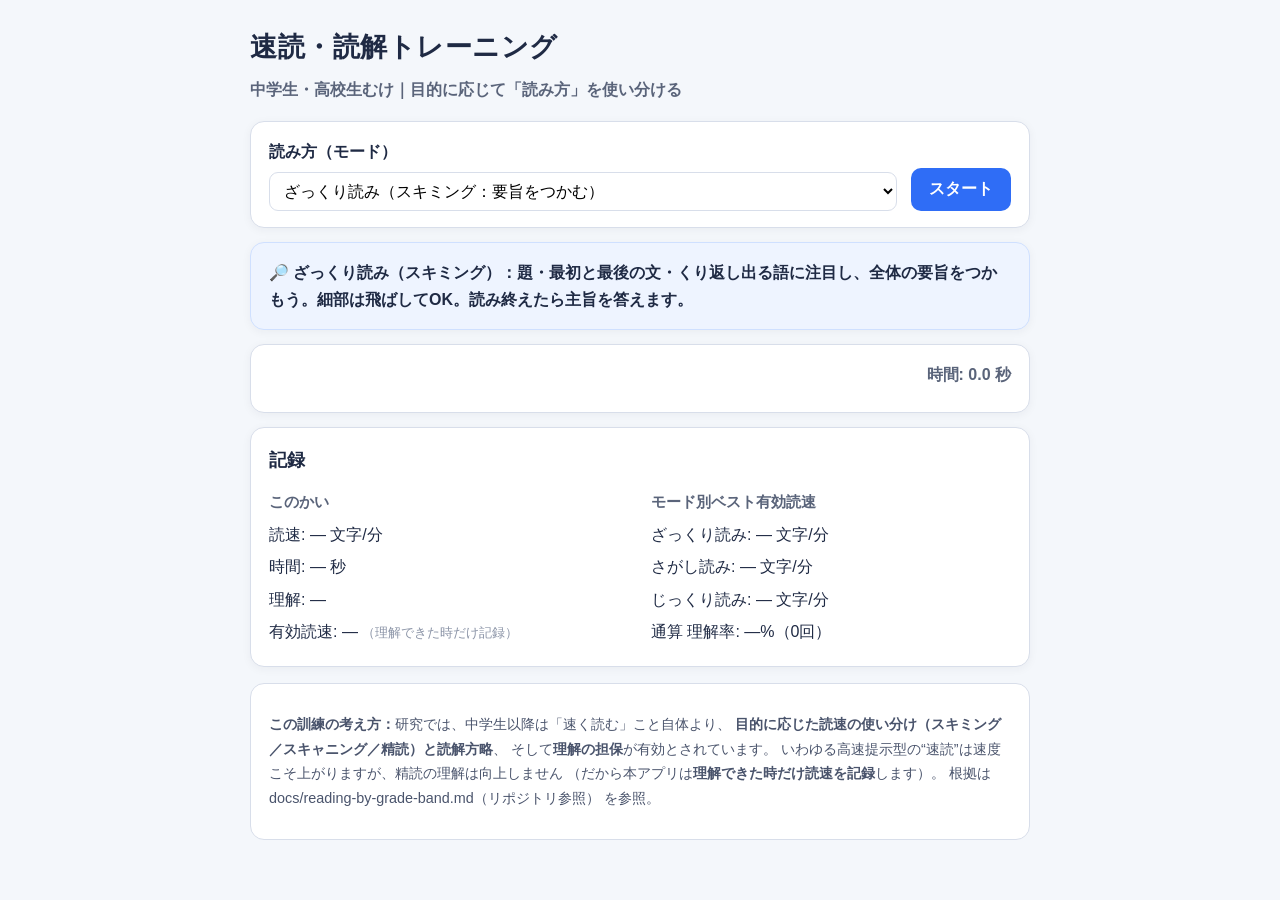
<file: secondary/app.standalone.html>
<!doctype html>
<html lang="ja">
<head>
  <meta charset="UTF-8" />
  <meta name="viewport" content="width=device-width, initial-scale=1.0" />
  <title>速読・読解トレーニング（中高生むけ）</title>
  <style>
:root {
  --ink: #1f2a44;
  --accent: #2f6df6;
  --accent2: #0fb5a6;
  --warn: #e0683a;
  --line: #d8deea;
  --bg: #f4f7fb;
}

* { box-sizing: border-box; }

body {
  margin: 0;
  font-family: "Hiragino Kaku Gothic ProN", "Yu Gothic", "Noto Sans JP", sans-serif;
  color: var(--ink);
  background: var(--bg);
  line-height: 1.7;
}

.app {
  max-width: 820px;
  margin: 0 auto;
  padding: 24px 20px 48px;
}

h1 {
  margin: 0;
  font-size: 1.7rem;
  letter-spacing: 0.02em;
}

.subtitle {
  margin: 6px 0 18px;
  color: #5a647a;
  font-weight: 600;
}

.panel {
  background: #fff;
  border: 1px solid var(--line);
  border-radius: 14px;
  padding: 16px 18px;
  margin: 14px 0;
  box-shadow: 0 2px 10px rgba(31, 42, 68, 0.05);
}

.controls {
  display: flex;
  gap: 14px;
  align-items: end;
  flex-wrap: wrap;
}

label {
  font-weight: 700;
  display: grid;
  gap: 6px;
  flex: 1;
  min-width: 240px;
}

select, button {
  font-size: 1rem;
  font-family: inherit;
}

select {
  padding: 9px 10px;
  border: 1px solid var(--line);
  border-radius: 9px;
  background: #fff;
}

button {
  border: 0;
  border-radius: 10px;
  background: var(--accent);
  color: #fff;
  font-weight: 700;
  padding: 11px 18px;
  cursor: pointer;
}

button:hover { filter: brightness(1.05); }
button:disabled { opacity: 0.5; cursor: not-allowed; }

.tip-panel { background: #eef4ff; border-color: #cfe0ff; }
.tip { font-weight: 600; }

.read-head {
  display: flex;
  justify-content: space-between;
  align-items: baseline;
  flex-wrap: wrap;
  gap: 8px;
  margin-bottom: 8px;
}

.passage-title { font-weight: 700; color: var(--accent); }
.timer { font-variant-numeric: tabular-nums; color: #5a647a; font-weight: 600; }

.passage {
  font-size: 1.18rem;
  line-height: 2.0;
  padding: 14px 4px;
  border-top: 1px dashed var(--line);
  border-bottom: 1px dashed var(--line);
  margin: 8px 0 14px;
}

#readBtn { background: var(--accent2); }

.quiz { margin-top: 6px; }
.quiz-q { font-weight: 700; font-size: 1.1rem; margin: 4px 0 12px; }
.quiz-choices { display: grid; gap: 10px; }

.quiz-choices button {
  background: #fff;
  color: var(--ink);
  border: 1.5px solid var(--accent);
  text-align: left;
  padding: 12px 14px;
  font-weight: 600;
}
.quiz-choices button:hover { background: #eef4ff; }
.quiz-choices button.correct { background: #e7f8f1; border-color: var(--accent2); color: #0a7d70; }
.quiz-choices button.wrong { background: #fdeee7; border-color: var(--warn); color: #b4451f; }

.quiz-progress { color: #5a647a; font-size: 0.9rem; margin: 10px 0 0; }

.result {
  margin-top: 12px;
  padding: 12px 14px;
  border-radius: 10px;
  background: #f0f4fb;
  font-weight: 600;
}
.result.good { background: #e7f8f1; }
.result.warn { background: #fdeee7; }

.stat-grid {
  display: grid;
  grid-template-columns: 1fr 1fr;
  gap: 8px 22px;
}
.stats h2 { margin: 0 0 8px; font-size: 1.15rem; }
.stats h3 { margin: 6px 0; font-size: 0.95rem; color: #5a647a; }
.stats p { margin: 5px 0; }
.muted { color: #8a93a6; font-size: 0.82rem; }

.note {
  font-size: 0.9rem;
  color: #4a546c;
  background: #fff;
  border: 1px solid var(--line);
  border-radius: 14px;
  padding: 14px 18px;
  margin-top: 16px;
}
.note a { color: var(--accent); font-weight: 700; }

.hidden { display: none !important; }

@media (max-width: 620px) {
  .stat-grid { grid-template-columns: 1fr; }
  .controls { flex-direction: column; align-items: stretch; }
}

  </style>
</head>
<body>
  <main class="app">
    <h1>速読・読解トレーニング</h1>
    <p class="subtitle">中学生・高校生むけ｜目的に応じて「読み方」を使い分ける</p>

    <section class="panel controls">
      <label>
        読み方（モード）
        <select id="modeSelect">
          <option value="skim">ざっくり読み（スキミング：要旨をつかむ）</option>
          <option value="scan">さがし読み（スキャニング：情報を探す）</option>
          <option value="careful">じっくり読み（精読：正確に理解する）</option>
        </select>
      </label>
      <button id="startBtn">スタート</button>
    </section>

    <section class="panel tip-panel">
      <div id="tip" class="tip">モードを選んで「スタート」を押してください。</div>
    </section>

    <section class="panel reading">
      <div class="read-head">
        <span id="passageTitle" class="passage-title"></span>
        <span class="timer">時間: <span id="elapsed">0.0</span> 秒</span>
      </div>
      <div id="passage" class="passage hidden"></div>
      <button id="readBtn" class="hidden">読み終えた</button>

      <div id="quiz" class="quiz hidden">
        <p id="quizQuestion" class="quiz-q"></p>
        <div id="quizChoices" class="quiz-choices"></div>
        <p id="quizProgress" class="quiz-progress"></p>
      </div>

      <div id="result" class="result hidden"></div>
    </section>

    <section class="panel stats">
      <h2>記録</h2>
      <div class="stat-grid">
        <div>
          <h3>このかい</h3>
          <p>読速: <span id="cpm">—</span> 文字/分</p>
          <p>時間: <span id="roundTime">—</span> 秒</p>
          <p>理解: <span id="roundComp">—</span></p>
          <p>有効読速: <span id="effCpm">—</span> <span class="muted">（理解できた時だけ記録）</span></p>
        </div>
        <div>
          <h3>モード別ベスト有効読速</h3>
          <p>ざっくり読み: <span id="bestSkim">—</span> 文字/分</p>
          <p>さがし読み: <span id="bestScan">—</span> 文字/分</p>
          <p>じっくり読み: <span id="bestCareful">—</span> 文字/分</p>
          <p>通算 理解率: <span id="compRate">—</span>%（<span id="rounds">0</span>回）</p>
        </div>
      </div>
    </section>

    <footer class="note">
      <p>
        <strong>この訓練の考え方：</strong>研究では、中学生以降は「速く読む」こと自体より、
        <strong>目的に応じた読速の使い分け（スキミング／スキャニング／精読）と読解方略</strong>、
        そして<strong>理解の担保</strong>が有効とされています。
        いわゆる高速提示型の“速読”は速度こそ上がりますが、精読の理解は向上しません
        （だから本アプリは<strong>理解できた時だけ読速を記録</strong>します）。
        根拠は docs/reading-by-grade-band.md（リポジトリ参照） を参照。
      </p>
      
    </footer>
  </main>

  <script>
// 中高生むけ「速読・読解」アプリの問題データ
// 設計根拠: ../docs/reading-by-grade-band.md
//  - 中学生以降は流暢性ドリルより、目的に応じた読速調整（スキミング/スキャニング/精読）と
//    読解方略・理解の担保が有効（Scammacca 2015 / Okkinga 2018 / Filderman 2022 / Rayner 2016）。
// 各文章に3種の設問を用意する:
//  - skimQ   … 要旨（ざっくり読み＝スキミング用）
//  - scanQ   … 特定情報の探索（さがし読み＝スキャニング用）
//  - careful … 細部＋推論（じっくり読み＝精読用、2問）
window.SECONDARY_PASSAGES = [
  {
    id: "s-photosynthesis",
    title: "光合成",
    text:
      "植物は、葉緑体の中で太陽の光のエネルギーを利用し、二酸化炭素と水から、でんぷんなどの養分と酸素をつくり出す。" +
      "このはたらきを光合成という。光合成は主に葉で行われ、つくられた養分は植物自身の成長に使われるだけでなく、" +
      "それを食べる動物の生命も間接的に支えている。",
    skimQ: { ask: "この文章の主旨は？", choices: ["植物が光で養分をつくるしくみ", "動物の呼吸のしくみ"], answer: 0 },
    scanQ: { ask: "光合成は主にどこで行われる？", choices: ["葉", "根"], answer: 0 },
    careful: [
      { ask: "光合成でつくり出される気体は？", choices: ["酸素", "二酸化炭素"], answer: 0 },
      { ask: "光合成が止まると動物も困る理由は？", choices: ["養分と酸素の供給が減るから", "気温が上がるから"], answer: 0 }
    ]
  },
  {
    id: "s-volcano",
    title: "火山",
    text:
      "地下深くで岩石が高温でとけたものをマグマという。マグマが地表の弱い部分から噴き出すと火山ができる。" +
      "火山は噴火によって災害をもたらす一方、噴出物が風化してできた土地は養分に富み、温泉や地熱発電など、" +
      "人々の生活に恵みも与えている。",
    skimQ: { ask: "この文章の主旨は？", choices: ["火山の害と恵みの両面", "川の流れのしくみ"], answer: 0 },
    scanQ: { ask: "とけた岩石を何という？", choices: ["マグマ", "プレート"], answer: 0 },
    careful: [
      { ask: "火山がもたらす恵みの例は？", choices: ["温泉や地熱発電", "大雨"], answer: 0 },
      { ask: "火山の近くに人が住むことがある理由は？", choices: ["土地が肥え、資源も得られるから", "災害がまったくないから"], answer: 0 }
    ]
  },
  {
    // 注: 「征夷大将軍」は歴史用語のため、常用漢字外の「夷」を意図的に使用（学校教育で既習・通常はふりがな付き）。
    id: "s-kamakura",
    title: "鎌倉幕府",
    text:
      "源頼朝は、各地の武士をまとめ、朝廷から征夷大将軍に任じられて鎌倉に幕府を開いた。" +
      "これにより、貴族にかわって武士が政治の中心となる時代が始まった。" +
      "将軍と御家人は、領地を仲立ちとした「御恩と奉公」の関係で結ばれていた。",
    skimQ: { ask: "この文章の主旨は？", choices: ["武士が政治の中心になった始まり", "農業技術の進歩"], answer: 0 },
    scanQ: { ask: "頼朝が任じられた地位は？", choices: ["征夷大将軍", "関白"], answer: 0 },
    careful: [
      { ask: "将軍と御家人を結んだ関係は？", choices: ["御恩と奉公", "売買契約"], answer: 0 },
      { ask: "御家人が将軍に忠誠を尽くした主な動機は？", choices: ["領地を保証してもらえるから", "税が無料になるから"], answer: 0 }
    ]
  },
  {
    id: "s-foodchain",
    title: "食物連鎖",
    text:
      "生物どうしは「食べる・食べられる」の関係で、鎖のようにつながっている。これを食物連鎖という。" +
      "植物を草食動物が食べ、草食動物を肉食動物が食べる。ある生物が急に減ると、それを食べる生物も、" +
      "食べられていた生物も影響を受け、生態系のつり合いがくずれることがある。",
    skimQ: { ask: "この文章の主旨は？", choices: ["生物のつながりとつり合い", "天気の変化のしくみ"], answer: 0 },
    scanQ: { ask: "食べる・食べられるのつながりを何という？", choices: ["食物連鎖", "食料品"], answer: 0 },
    careful: [
      { ask: "草食動物を食べるのは？", choices: ["肉食動物", "植物"], answer: 0 },
      { ask: "ある生物が急に減ると何が起きうる？", choices: ["生態系のつり合いがくずれる", "何の影響もない"], answer: 0 }
    ]
  },
  {
    id: "s-internet",
    title: "インターネット",
    text:
      "インターネットは、世界中のコンピュータを相互に接続する通信網である。一九六〇年代の研究用ネットワークを起源とし、" +
      "共通の規約に従って情報をやり取りする。今日では情報の検索や交流、商取引に欠かせない一方、" +
      "誤った情報の拡散や個人情報の流出といった課題も抱えている。",
    skimQ: { ask: "この文章の主旨は？", choices: ["インターネットの役割と課題", "鉄道の歴史"], answer: 0 },
    scanQ: { ask: "起源はいつの研究用ネットワーク？", choices: ["一九六〇年代", "一九九〇年代"], answer: 0 },
    careful: [
      { ask: "課題として挙げられているのは？", choices: ["誤情報の拡散や個人情報の流出", "通信料金の値上がり"], answer: 0 },
      { ask: "共通の規約が必要な理由は？", choices: ["異なる機器どうしが情報をやり取りするため", "電気を節約するため"], answer: 0 }
    ]
  },
  {
    id: "s-warming",
    title: "地球温暖化",
    text:
      "石油や石炭などの化石燃料を大量に燃やすと、二酸化炭素などの温室効果ガスが増える。" +
      "これらのガスは地表から逃げる熱の一部をとどめるため、地球の平均気温が上昇する。" +
      "これを地球温暖化といい、海面の上昇や異常気象との関連が指摘されている。",
    skimQ: { ask: "この文章の主旨は？", choices: ["温室効果ガスと気温上昇", "植物の分類"], answer: 0 },
    scanQ: { ask: "熱の一部をとどめるガスを何という？", choices: ["温室効果ガス", "希ガス"], answer: 0 },
    careful: [
      { ask: "温暖化と関連が指摘されているのは？", choices: ["海面上昇や異常気象", "地震の増加"], answer: 0 },
      { ask: "化石燃料の使用を減らすと考えられる効果は？", choices: ["温室効果ガスの増加がおさえられる", "気温が急に下がる"], answer: 0 }
    ]
  },
  {
    id: "s-sleep",
    title: "睡眠と記憶",
    text:
      "睡眠は体を休めるだけでなく、記憶の整理にも関わっている。日中に覚えた情報は、眠っている間に脳内で整理され、" +
      "必要なものが長期記憶として定着すると考えられている。睡眠不足が続くと、集中力が低下し、" +
      "学習した内容が定着しにくくなる。",
    skimQ: { ask: "この文章の主旨は？", choices: ["睡眠と記憶の関係", "食事の栄養素"], answer: 0 },
    scanQ: { ask: "情報が整理されるのはいつ？", choices: ["眠っている間", "運動中"], answer: 0 },
    careful: [
      { ask: "睡眠不足が続くと低下するのは？", choices: ["集中力", "身長"], answer: 0 },
      { ask: "試験前夜の行動として適切なのは？", choices: ["十分に睡眠をとる", "徹夜で覚え続ける"], answer: 0 }
    ]
  },
  {
    id: "s-renewable",
    title: "再生可能エネルギー",
    text:
      "太陽光や風力、水力などは、使ってもなくならず繰り返し利用できるため、再生可能エネルギーと呼ばれる。" +
      "発電時に二酸化炭素をほとんど出さない利点がある一方、天候によって発電量が変わりやすく、" +
      "安定して電気を供給する工夫が課題となっている。",
    skimQ: { ask: "この文章の主旨は？", choices: ["再生可能エネルギーの利点と課題", "通貨の歴史"], answer: 0 },
    scanQ: { ask: "再生可能エネルギーの例は？", choices: ["太陽光や風力", "石炭や石油"], answer: 0 },
    careful: [
      { ask: "課題として挙げられているのは？", choices: ["天候で発電量が変わりやすい", "燃料費が高い"], answer: 0 },
      { ask: "「再生可能」と呼ばれる理由は？", choices: ["使ってもなくならず繰り返し使えるから", "価格が安いから"], answer: 0 }
    ]
  }
];

  </script>
  <script>
// 速読・読解トレーニング（中高生むけ）
// 設計根拠: ../docs/reading-by-grade-band.md
//  - 目的に応じた読速の使い分け（スキミング/スキャニング/精読）＋読解方略＋理解の担保。
//  - 「理解できた時だけ読速を記録」する＝速度-正確性トレードオフ(Rayner 2016)への配慮。
//  - RSVP的な高速強制提示は採用しない。

const passages = window.SECONDARY_PASSAGES || [];

const TIPS = {
  skim:
    "🔎 ざっくり読み（スキミング）：題・最初と最後の文・くり返し出る語に注目し、全体の要旨をつかもう。細部は飛ばしてOK。読み終えたら主旨を答えます。",
  scan:
    "🎯 さがし読み（スキャニング）：先に「何を探すか」を確かめ、その語・数字だけを目で追って探そう。答えが見つかったら選択肢を押します。",
  careful:
    "📖 じっくり読み（精読）：段落ごとに頭の中で要約し、わからない語は前後から推測。理解を最優先に、細部と推論まで読み取ろう。"
};
const MODE_LABELS = { skim: "ざっくり読み", scan: "さがし読み", careful: "じっくり読み" };

// --- 状態 ---
let mode = "skim";
let phase = "idle"; // idle | reading | question | done
let passage = null;
let qList = []; // この回の設問
let qIndex = 0;
let correctCount = 0;
let readStartMs = 0;
let readMs = 0;
let timerId = null;
let order = []; // 出題順（毎ラウンド消費し、尽きたら作り直す）

// --- 永続記録 ---
function loadStore() {
  try {
    return JSON.parse(localStorage.getItem("secondaryReading") || "{}");
  } catch {
    return {};
  }
}
function saveStore(s) {
  try {
    localStorage.setItem("secondaryReading", JSON.stringify(s));
  } catch {
    /* 保存不可環境は無視 */
  }
}
let store = {
  best: { skim: 0, scan: 0, careful: 0 },
  compCorrect: 0,
  compTotal: 0,
  rounds: 0,
  ...loadStore()
};
store.best = { skim: 0, scan: 0, careful: 0, ...(store.best || {}) };

// --- DOM ---
const modeSelect = document.getElementById("modeSelect");
const startBtn = document.getElementById("startBtn");
const tipEl = document.getElementById("tip");
const passageTitleEl = document.getElementById("passageTitle");
const elapsedEl = document.getElementById("elapsed");
const passageEl = document.getElementById("passage");
const readBtn = document.getElementById("readBtn");
const quizEl = document.getElementById("quiz");
const quizQuestionEl = document.getElementById("quizQuestion");
const quizChoicesEl = document.getElementById("quizChoices");
const quizProgressEl = document.getElementById("quizProgress");
const resultEl = document.getElementById("result");

const cpmEl = document.getElementById("cpm");
const roundTimeEl = document.getElementById("roundTime");
const roundCompEl = document.getElementById("roundComp");
const effCpmEl = document.getElementById("effCpm");
const bestSkimEl = document.getElementById("bestSkim");
const bestScanEl = document.getElementById("bestScan");
const bestCarefulEl = document.getElementById("bestCareful");
const compRateEl = document.getElementById("compRate");
const roundsEl = document.getElementById("rounds");

// --- ユーティリティ ---
function show(el) { el.classList.remove("hidden"); }
function hide(el) { el.classList.add("hidden"); }
function charCount(text) { return [...text].length; }
function cpmOf(chars, ms) { return ms > 0 ? Math.round(chars / (ms / 60000)) : 0; }

function nextPassage() {
  if (!order.length) {
    // 並べ替えてラウンドを作り直す（Math.random は許可された通常のブラウザJS）
    order = passages.map((_, i) => i);
    for (let i = order.length - 1; i > 0; i -= 1) {
      const j = Math.floor(Math.random() * (i + 1));
      [order[i], order[j]] = [order[j], order[i]];
    }
  }
  return passages[order.shift()];
}

function startTimer() {
  readStartMs = Date.now();
  clearInterval(timerId);
  timerId = setInterval(() => {
    elapsedEl.textContent = ((Date.now() - readStartMs) / 1000).toFixed(1);
  }, 100);
}
function stopTimer() {
  clearInterval(timerId);
  readMs = Date.now() - readStartMs;
  elapsedEl.textContent = (readMs / 1000).toFixed(1);
}

function renderStore() {
  bestSkimEl.textContent = store.best.skim || "—";
  bestScanEl.textContent = store.best.scan || "—";
  bestCarefulEl.textContent = store.best.careful || "—";
  compRateEl.textContent = store.compTotal ? Math.round((store.compCorrect / store.compTotal) * 100) : "—";
  roundsEl.textContent = String(store.rounds);
}

// --- ラウンド進行 ---
function startRound() {
  mode = modeSelect.value;
  passage = nextPassage();
  correctCount = 0;
  qIndex = 0;
  qList = mode === "careful" ? passage.careful.slice() : [mode === "skim" ? passage.skimQ : passage.scanQ];

  tipEl.textContent = TIPS[mode];
  passageTitleEl.textContent = `「${passage.title}」（${MODE_LABELS[mode]}）`;
  elapsedEl.textContent = "0.0";
  hide(quizEl);
  hide(resultEl);
  startBtn.disabled = true;
  modeSelect.disabled = true;

  if (mode === "scan") {
    // さがし読み: 設問を先に見せ、本文と一緒に表示。選択で計測終了。
    passageEl.textContent = passage.text;
    show(passageEl);
    hide(readBtn);
    phase = "question";
    startTimer();
    renderQuestion();
    show(quizEl);
  } else {
    // ざっくり/じっくり: 本文を読み、「読み終えた」で計測終了→設問
    passageEl.textContent = passage.text;
    show(passageEl);
    show(readBtn);
    readBtn.disabled = false;
    phase = "reading";
    startTimer();
  }
}

function finishReading() {
  if (phase !== "reading") return;
  stopTimer();
  hide(readBtn);
  hide(passageEl); // 要旨・記憶から答えさせる（精読/スキミング）
  phase = "question";
  renderQuestion();
  show(quizEl);
}

function renderQuestion() {
  const q = qList[qIndex];
  quizQuestionEl.textContent = q.ask;
  quizChoicesEl.innerHTML = "";
  q.choices.forEach((choice, i) => {
    const btn = document.createElement("button");
    btn.textContent = choice;
    btn.addEventListener("click", () => answer(i), { once: true });
    quizChoicesEl.appendChild(btn);
  });
  quizProgressEl.textContent = qList.length > 1 ? `設問 ${qIndex + 1} / ${qList.length}` : "";
}

function answer(choiceIndex) {
  // scan は最初の選択時点で計測を止める
  if (mode === "scan" && phase === "question" && qIndex === 0) stopTimer();

  const q = qList[qIndex];
  const correct = choiceIndex === q.answer;
  if (correct) correctCount += 1;

  [...quizChoicesEl.children].forEach((btn, i) => {
    btn.disabled = true;
    if (i === q.answer) btn.classList.add("correct");
    else if (i === choiceIndex) btn.classList.add("wrong");
  });

  qIndex += 1;
  if (qIndex < qList.length) {
    setTimeout(() => renderQuestion(), 700);
  } else {
    setTimeout(() => finishRound(), 700);
  }
}

function finishRound() {
  hide(quizEl);
  phase = "done";
  startBtn.disabled = false;
  startBtn.textContent = "つぎへ";
  modeSelect.disabled = false;

  const chars = charCount(passage.text);
  const cpm = cpmOf(chars, readMs);
  const comprehended = correctCount === qList.length; // 全問正解で「理解できた」とみなす

  // 記録更新
  store.compTotal += qList.length;
  store.compCorrect += correctCount;
  store.rounds += 1;
  let effCpm = 0;
  if (comprehended) {
    effCpm = cpm;
    if (cpm > (store.best[mode] || 0)) store.best[mode] = cpm;
  }
  saveStore(store);

  // 表示
  cpmEl.textContent = String(cpm);
  roundTimeEl.textContent = (readMs / 1000).toFixed(1);
  roundCompEl.textContent = `${correctCount} / ${qList.length}${comprehended ? " ⭕" : ""}`;
  effCpmEl.textContent = comprehended ? String(effCpm) : "—";
  renderStore();

  resultEl.className = "result " + (comprehended ? "good" : "warn");
  resultEl.textContent = buildFeedback(mode, cpm, comprehended);
  show(resultEl);
}

function buildFeedback(m, cpm, comprehended) {
  if (!comprehended) {
    if (m === "careful") {
      return `理解が不十分でした（${cpm}文字/分）。精読は速さより理解が最優先。読み戻しながらていねいに。`;
    }
    if (m === "skim") {
      return `要旨を取り違えました（${cpm}文字/分）。題と最初・最後の文、くり返す語に注目して全体像をつかもう。`;
    }
    return `見つけられませんでした（${(readMs / 1000).toFixed(1)}秒）。探す語をしぼってから本文を追おう。`;
  }
  // 理解できた場合のモード別コメント
  if (m === "skim") {
    return `要旨をつかめました！${cpm}文字/分。ざっくり読みはこのくらい速くてOK。細部は精読で。`;
  }
  if (m === "scan") {
    return `見つけました！${(readMs / 1000).toFixed(1)}秒（${cpm}文字/分）。探す情報をしぼるほど速くなります。`;
  }
  return `しっかり理解できました！${cpm}文字/分。精読は速さより理解。読めたうえで速くなれば理想的。`;
}

// --- イベント ---
modeSelect.addEventListener("change", () => {
  tipEl.textContent = TIPS[modeSelect.value];
});
startBtn.addEventListener("click", () => {
  startBtn.textContent = "スタート";
  startRound();
});
readBtn.addEventListener("click", finishReading);

// 初期表示
tipEl.textContent = TIPS[modeSelect.value];
renderStore();

  </script>
</body>
</html>
</file>
<file: styles.css>
:root {
  --pink: #ff5ea8;
  --yellow: #ffe55c;
  --blue: #5cd7ff;
  --green: #66e29f;
  --text: #2e2a5a;
}

* {
  box-sizing: border-box;
}

body {
  margin: 0;
  font-family: "Hiragino Kaku Gothic ProN", "Yu Gothic", sans-serif;
  color: var(--text);
  background: linear-gradient(135deg, #fff7d6, #dff8ff 45%, #ffe4f5);
  min-height: 100vh;
}

.app {
  max-width: 900px;
  margin: 0 auto;
  padding: 24px;
}

h1 {
  text-align: center;
  color: #ff2a8b;
  margin-bottom: 0;
}

.subtitle {
  text-align: center;
  margin-top: 8px;
  font-weight: 700;
}

.panel {
  background: #ffffffcc;
  border-radius: 18px;
  padding: 16px;
  margin: 16px 0;
  border: 3px solid #ffffff;
  box-shadow: 0 8px 18px rgba(41, 35, 92, 0.12);
}

.controls {
  display: grid;
  grid-template-columns: 1fr 1fr 1fr auto;
  gap: 12px;
  align-items: end;
}

label {
  font-weight: 700;
  display: grid;
  gap: 8px;
}

select,
input[type="range"],
button {
  font-size: 1.05rem;
}

button {
  border: 0;
  border-radius: 12px;
  background: linear-gradient(90deg, var(--pink), #ff8c2f);
  color: white;
  font-weight: 700;
  padding: 10px 14px;
  cursor: pointer;
}

button:disabled {
  opacity: 0.5;
  cursor: not-allowed;
}

.train-head {
  display: flex;
  justify-content: space-between;
  align-items: center;
  flex-wrap: wrap;
  gap: 8px;
}

.progress-line {
  font-weight: 700;
  color: #4b3fbf;
}

.review-tag {
  margin-left: 8px;
  padding: 2px 10px;
  border-radius: 999px;
  background: linear-gradient(90deg, var(--blue), #8be0ff);
  color: #0a4a66;
  font-size: 0.9rem;
}

.timer {
  font-size: 1.15rem;
  font-weight: 700;
  color: #098d7a;
}

.passage {
  margin: 14px 0;
  padding: 18px;
  border-radius: 14px;
  background: linear-gradient(90deg, #fff, #f7f1ff);
  border: 3px dashed #b29fff;
  font-size: clamp(1.4rem, 3.2vw, 2rem);
  line-height: 1.9;
  min-height: 140px;
}

.train-actions {
  display: flex;
  gap: 12px;
  flex-wrap: wrap;
}

.model-btn {
  background: linear-gradient(90deg, var(--blue), #3aa7d6);
}

#readBtn {
  flex: 1;
  min-width: 160px;
  font-size: 1.2rem;
}

.feedback {
  margin-top: 14px;
  display: flex;
  align-items: center;
  gap: 12px;
  flex-wrap: wrap;
}

.feedback-q {
  font-weight: 700;
}

.feedback .fluent {
  background: linear-gradient(90deg, var(--green), #2fc77f);
}

.feedback .stumble {
  background: linear-gradient(90deg, #ffb35c, #ff8c2f);
}

.improve-note {
  margin-top: 12px;
  font-weight: 700;
  color: #c2266f;
  font-size: 1.1rem;
  min-height: 1.4em;
}

.quiz {
  margin-top: 14px;
  padding: 14px;
  border-radius: 14px;
  background: #f3fbff;
  border: 2px solid var(--blue);
}

.quiz-q {
  font-weight: 700;
  font-size: 1.15rem;
  margin: 0 0 10px;
}

.quiz-choices {
  display: flex;
  gap: 12px;
  flex-wrap: wrap;
}

.quiz-choice {
  background: linear-gradient(90deg, #8a7bff, #6a5cff);
  min-width: 120px;
}

.quiz-choice.correct {
  background: linear-gradient(90deg, var(--green), #2fc77f);
}

.quiz-choice.wrong {
  background: linear-gradient(90deg, #ff8a8a, #ff5c5c);
}

.quiz-result {
  margin: 10px 0 0;
  font-weight: 700;
}

.score-grid {
  display: grid;
  grid-template-columns: repeat(auto-fit, minmax(180px, 1fr));
  gap: 4px 16px;
}

.score p,
.streak p {
  font-size: 1.1rem;
  margin: 8px 0;
}

.hint {
  font-size: 0.95rem;
  color: #6a6597;
  margin-top: 6px;
}

.badges {
  display: flex;
  flex-wrap: wrap;
  gap: 8px;
  margin-top: 8px;
}

.badge {
  padding: 6px 12px;
  border-radius: 999px;
  background: linear-gradient(90deg, var(--yellow), #ffc768);
  font-size: 0.95rem;
  font-weight: 700;
}

.note {
  margin: 16px 0;
  padding: 14px 16px;
  border-radius: 14px;
  background: #ffffffaa;
  font-size: 0.9rem;
  color: #555079;
  line-height: 1.7;
}

.note a {
  color: #c2266f;
  font-weight: 700;
}

.hidden {
  display: none !important;
}

@media (max-width: 760px) {
  .controls {
    grid-template-columns: 1fr;
  }
}
</file>
<file: secondary/styles.css>
:root {
  --ink: #1f2a44;
  --accent: #2f6df6;
  --accent2: #0fb5a6;
  --warn: #e0683a;
  --line: #d8deea;
  --bg: #f4f7fb;
}

* { box-sizing: border-box; }

body {
  margin: 0;
  font-family: "Hiragino Kaku Gothic ProN", "Yu Gothic", "Noto Sans JP", sans-serif;
  color: var(--ink);
  background: var(--bg);
  line-height: 1.7;
}

.app {
  max-width: 820px;
  margin: 0 auto;
  padding: 24px 20px 48px;
}

h1 {
  margin: 0;
  font-size: 1.7rem;
  letter-spacing: 0.02em;
}

.subtitle {
  margin: 6px 0 18px;
  color: #5a647a;
  font-weight: 600;
}

.panel {
  background: #fff;
  border: 1px solid var(--line);
  border-radius: 14px;
  padding: 16px 18px;
  margin: 14px 0;
  box-shadow: 0 2px 10px rgba(31, 42, 68, 0.05);
}

.controls {
  display: flex;
  gap: 14px;
  align-items: end;
  flex-wrap: wrap;
}

label {
  font-weight: 700;
  display: grid;
  gap: 6px;
  flex: 1;
  min-width: 240px;
}

select, button {
  font-size: 1rem;
  font-family: inherit;
}

select {
  padding: 9px 10px;
  border: 1px solid var(--line);
  border-radius: 9px;
  background: #fff;
}

button {
  border: 0;
  border-radius: 10px;
  background: var(--accent);
  color: #fff;
  font-weight: 700;
  padding: 11px 18px;
  cursor: pointer;
}

button:hover { filter: brightness(1.05); }
button:disabled { opacity: 0.5; cursor: not-allowed; }

.tip-panel { background: #eef4ff; border-color: #cfe0ff; }
.tip { font-weight: 600; }

.read-head {
  display: flex;
  justify-content: space-between;
  align-items: baseline;
  flex-wrap: wrap;
  gap: 8px;
  margin-bottom: 8px;
}

.passage-title { font-weight: 700; color: var(--accent); }
.timer { font-variant-numeric: tabular-nums; color: #5a647a; font-weight: 600; }

.passage {
  font-size: 1.18rem;
  line-height: 2.0;
  padding: 14px 4px;
  border-top: 1px dashed var(--line);
  border-bottom: 1px dashed var(--line);
  margin: 8px 0 14px;
}

#readBtn { background: var(--accent2); }

.quiz { margin-top: 6px; }
.quiz-q { font-weight: 700; font-size: 1.1rem; margin: 4px 0 12px; }
.quiz-choices { display: grid; gap: 10px; }

.quiz-choices button {
  background: #fff;
  color: var(--ink);
  border: 1.5px solid var(--accent);
  text-align: left;
  padding: 12px 14px;
  font-weight: 600;
}
.quiz-choices button:hover { background: #eef4ff; }
.quiz-choices button.correct { background: #e7f8f1; border-color: var(--accent2); color: #0a7d70; }
.quiz-choices button.wrong { background: #fdeee7; border-color: var(--warn); color: #b4451f; }

.quiz-progress { color: #5a647a; font-size: 0.9rem; margin: 10px 0 0; }

.result {
  margin-top: 12px;
  padding: 12px 14px;
  border-radius: 10px;
  background: #f0f4fb;
  font-weight: 600;
}
.result.good { background: #e7f8f1; }
.result.warn { background: #fdeee7; }

.stat-grid {
  display: grid;
  grid-template-columns: 1fr 1fr;
  gap: 8px 22px;
}
.stats h2 { margin: 0 0 8px; font-size: 1.15rem; }
.stats h3 { margin: 6px 0; font-size: 0.95rem; color: #5a647a; }
.stats p { margin: 5px 0; }
.muted { color: #8a93a6; font-size: 0.82rem; }

.note {
  font-size: 0.9rem;
  color: #4a546c;
  background: #fff;
  border: 1px solid var(--line);
  border-radius: 14px;
  padding: 14px 18px;
  margin-top: 16px;
}
.note a { color: var(--accent); font-weight: 700; }

.hidden { display: none !important; }

@media (max-width: 620px) {
  .stat-grid { grid-template-columns: 1fr; }
  .controls { flex-direction: column; align-items: stretch; }
}
</file>
